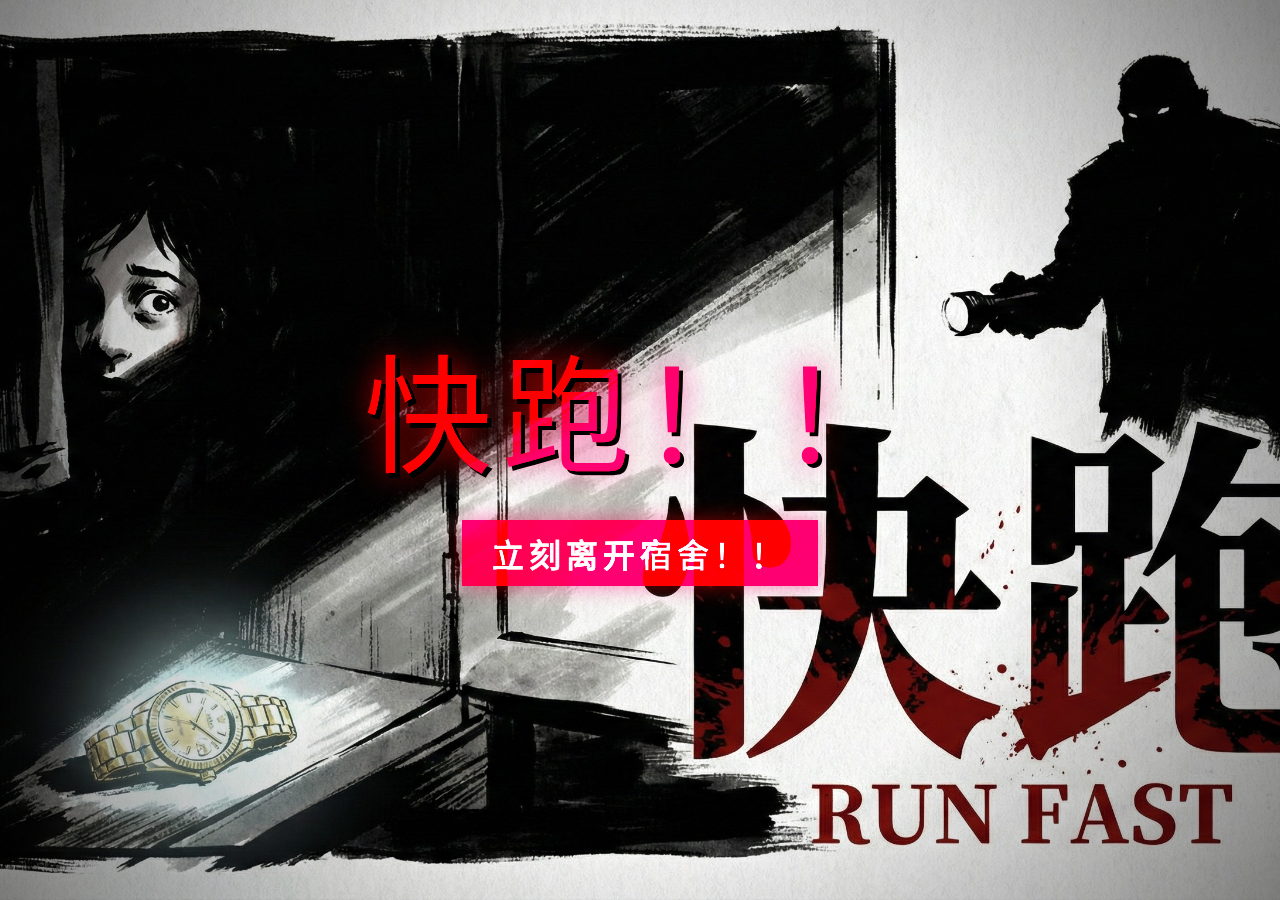
<file: ending/index.html>
<!DOCTYPE html>
<html lang="zh-CN">
<head>
    <meta charset="UTF-8">
    <meta name="viewport" content="width=device-width, initial-scale=1.0">
    <title>系统通知</title>
    <style>
        /* ==================== 核心视觉定义 ==================== */
        :root {
            --danger-color: #ff003c;
            --mail-color: #0d9488; /* 对应邮件系统的青色 */
            --bg-color: #050505;
            --font-display: "Impact", "Arial Black", sans-serif;
            --font-ui: -apple-system, BlinkMacSystemFont, "Segoe UI", Roboto, "Helvetica Neue", Arial, sans-serif;
        }

        body, html {
            margin: 0; padding: 0; width: 100%; height: 100%;
            background-color: var(--bg-color);
            overflow: hidden;
            font-family: var(--font-ui);
            user-select: none;
        }

        /* ==================== 多语言切换支持 ==================== */
        body.lang-cn .lang-en-only { display: none !important; }
        body.lang-en .lang-cn-only { display: none !important; }

        /* 背景层：手电筒图片 */
        #bg-layer {
            position: absolute; inset: 0;
            background-image: url('bg.jpg');
            background-position: center;
            background-size: cover;
            background-repeat: no-repeat;
            z-index: 1;
            transition: filter 0.5s, opacity 2s ease-in;
            opacity: 1;
        }

        /* 屏幕特效：保留一点点暗角增加电影感 */
        .vignette {
            position: absolute; inset: 0; z-index: 2; pointer-events: none;
            background: radial-gradient(circle, transparent 50%, #000 150%);
        }

        /* ==================== 阶段一：恐惧 (RED) ==================== */
        #panic-ui {
            position: absolute; inset: 0; z-index: 10;
            display: flex; flex-direction: column;
            justify-content: center; align-items: center;
            mix-blend-mode: hard-light;
            transition: opacity 0.5s;
        }

        .panic-title {
            font-family: var(--font-display);
            font-size: 8rem;
            color: var(--danger-color);
            text-transform: uppercase;
            letter-spacing: 10px;
            text-shadow: 4px 4px 0px #000, 0 0 30px rgba(255, 0, 60, 0.8);
            animation: shake 0.5s infinite;
        }

        .panic-sub {
            font-size: 2rem; color: #fff; background: var(--danger-color);
            padding: 10px 30px; font-weight: bold; letter-spacing: 5px;
            margin-top: 20px;
            box-shadow: 0 0 20px rgba(255, 0, 60, 0.5);
        }

        /* ==================== 阶段二：潜伏 (日期跳动) ==================== */
        #time-lapse-ui {
            position: absolute; inset: 0; z-index: 20;
            display: flex; justify-content: center; align-items: center;
            opacity: 0; pointer-events: none;
            transition: opacity 1s;
        }

        .date-counter {
            font-size: 5rem; font-weight: 300;
            color: #888; letter-spacing: 5px;
            font-family: var(--font-display);
        }

        /* ==================== 阶段三：邮件通知 (Notification) ==================== */
        #notification-ui {
            position: absolute; inset: 0; z-index: 30;
            display: flex; justify-content: center; align-items: center;
            background: rgba(0,0,0,0.85); /* 深色背景衬托白色卡片 */
            opacity: 0; pointer-events: none;
            transition: opacity 1.5s ease;
        }

        /* 模仿邮件系统的通知卡片 */
        .mail-card {
            background: #fff;
            width: 400px;
            border-radius: 12px;
            padding: 30px;
            box-shadow: 0 20px 50px rgba(0,0,0,0.5);
            text-align: center;
            transform: translateY(20px);
            animation: slideUpCard 0.8s ease forwards;
        }

        .card-header {
            border-bottom: 1px solid #eee;
            padding-bottom: 15px;
            margin-bottom: 20px;
            color: #64748b;
            font-size: 0.9rem;
            font-weight: 600;
            letter-spacing: 1px;
            text-transform: uppercase;
        }

        .card-body {
            color: #1e293b;
            margin-bottom: 25px;
        }

        .recipient {
            font-size: 1.1rem; margin-bottom: 15px; color: #334155;
        }

        .new-mail-alert {
            font-size: 1.2rem; font-weight: bold; color: var(--mail-color);
            margin-bottom: 20px; display: flex; align-items: center; justify-content: center; gap: 10px;
        }

        .mail-info {
            background: #f1f5f9; padding: 15px; border-radius: 8px;
            text-align: left; font-size: 0.95rem; line-height: 1.6;
            border-left: 4px solid var(--mail-color);
        }

        .system-hint {
            margin-top: 25px; font-size: 0.85rem; color: #ef4444;
            background: #fef2f2; padding: 10px; border-radius: 6px;
        }

        .btn-login {
            display: block; width: 100%; margin-top: 20px;
            background: var(--mail-color); color: white;
            border: none; padding: 12px; border-radius: 6px;
            font-size: 1rem; font-weight: 600; cursor: pointer;
            text-decoration: none; transition: background 0.2s;
        }
        .btn-login:hover { background: #0f766e; }

        /* ==================== 动画 ==================== */
        @keyframes shake {
            0% { transform: translate(1px, 1px) rotate(0deg); }
            10% { transform: translate(-1px, -2px) rotate(-1deg); }
            30% { transform: translate(3px, 2px) rotate(0deg); }
            50% { transform: translate(-1px, 2px) rotate(-1deg); }
            70% { transform: translate(3px, 1px) rotate(-1deg); }
            90% { transform: translate(1px, 2px) rotate(0deg); }
            100% { transform: translate(1px, -2px) rotate(-1deg); }
        }
        @keyframes slideUpCard { to { transform: translateY(0); } }

        /* 状态类 */
        body.step-2 #bg-layer { opacity: 0; filter: blur(20px); } /* 背景黑掉 */
        body.step-2 #panic-ui { opacity: 0; } /* 红色字消失 */
        body.step-2 #time-lapse-ui { opacity: 1; } /* 显示日期 */

        body.step-3 #time-lapse-ui { opacity: 0; } /* 日期消失 */
        body.step-3 #notification-ui { opacity: 1; pointer-events: auto; } /* 显示卡片 */

    </style>
</head>
<body class="lang-cn">

<div class="vignette"></div>
<div id="bg-layer"></div>

<div id="panic-ui">
    <div class="panic-title">
        <span class="lang-cn-only">快跑！！</span>
        <span class="lang-en-only">RUN!!</span>
    </div>
    <div class="panic-sub">
        <span class="lang-cn-only">立刻离开宿舍！！</span>
        <span class="lang-en-only">GET OUT OF THE DORM!!</span>
    </div>
</div>

<div id="time-lapse-ui">
    <div id="date-display" class="date-counter">2025.11.17</div>
</div>

<div id="notification-ui">
    <div class="mail-card">
        <div class="card-header">
            <span class="lang-cn-only">异象中学邮件中心 · 通知</span>
            <span class="lang-en-only">Anomaly High Mail Center · Notice</span>
        </div>

        <div class="card-body">
            <div class="recipient">
                <span class="lang-cn-only">致：吴宇 (2023012064)</span>
                <span class="lang-en-only">To: Wu Yu (2023012064)</span>
            </div>
            <div class="new-mail-alert">
                <span>📩</span>
                <span class="lang-cn-only">您有一封新的未读邮件</span>
                <span class="lang-en-only">You have 1 unread email</span>
            </div>

            <div class="mail-info">
                <span class="lang-cn-only">
                    <strong>发件人：</strong> 张晨<br>
                    <strong>发送时间：</strong> 2025-11-28 23:42<br>
                    <strong>主题：</strong> "只有你能帮我了"
                </span>
                <span class="lang-en-only">
                    <strong>From:</strong> Zhang Chen<br>
                    <strong>Sent:</strong> 2025-11-28 23:42<br>
                    <strong>Subject:</strong> "You're the only one who can help me"
                </span>
            </div>

            <div class="system-hint">
                <span class="lang-cn-only">⚠ 系统提示：请在终端重新登录吴宇的邮箱账户进行查阅</span>
                <span class="lang-en-only">⚠ Please log in to Wu Yu's email account at the terminal</span>
            </div>
        </div>

        <button class="btn-login" onclick="window.location.href='../terminal/index.html'">
            <span class="lang-cn-only">返回统一终端首页</span>
            <span class="lang-en-only">Return to Terminal</span>
        </button>
    </div>
</div>

<script>
    // ==================== 多语言初始化 ====================
    (function() {
        const lang = localStorage.getItem('app_lang') || 'cn';
        document.body.classList.remove('lang-cn', 'lang-en');
        document.body.classList.add('lang-' + lang);
    })();

    // ==================== 过场动画逻辑 ====================
    const START_DATE = new Date("2025-11-17").getTime();
    const END_DATE = new Date("2025-11-28").getTime();

    window.onload = function() {
        // 3秒后进入 Phase 2 (黑屏+日期)
        setTimeout(() => {
            document.body.classList.add('step-2');
            setTimeout(runTimeLapse, 1000); // 黑屏1秒后开始滚日期
        }, 3000);
    };

    function runTimeLapse() {
        let dateDisplay = document.getElementById('date-display');
        let current = START_DATE;
        // 控制滚动速度：30帧滚完，每帧50ms = 1.5秒
        let step = (END_DATE - START_DATE) / 30;

        let timer = setInterval(() => {
            current += step;
            if (current >= END_DATE) {
                current = END_DATE;
                clearInterval(timer);
                // 滚动结束，进入 Phase 3
                setTimeout(() => {
                    showFinalTarget();
                    document.body.classList.add('step-3');
                }, 500);
            }

            let d = new Date(current);
            // 格式：2025.11.17
            let dateStr = d.getFullYear() + '.' +
                String(d.getMonth() + 1).padStart(2, '0') + '.' +
                String(d.getDate()).padStart(2, '0');
            dateDisplay.innerText = dateStr;
        }, 50);
    }

    function showFinalTarget() {
        // 写入剧情标记
        localStorage.setItem('PLOT_ZC_ESCAPED', 'true');
    }
</script>
</body>
</html>
</file>
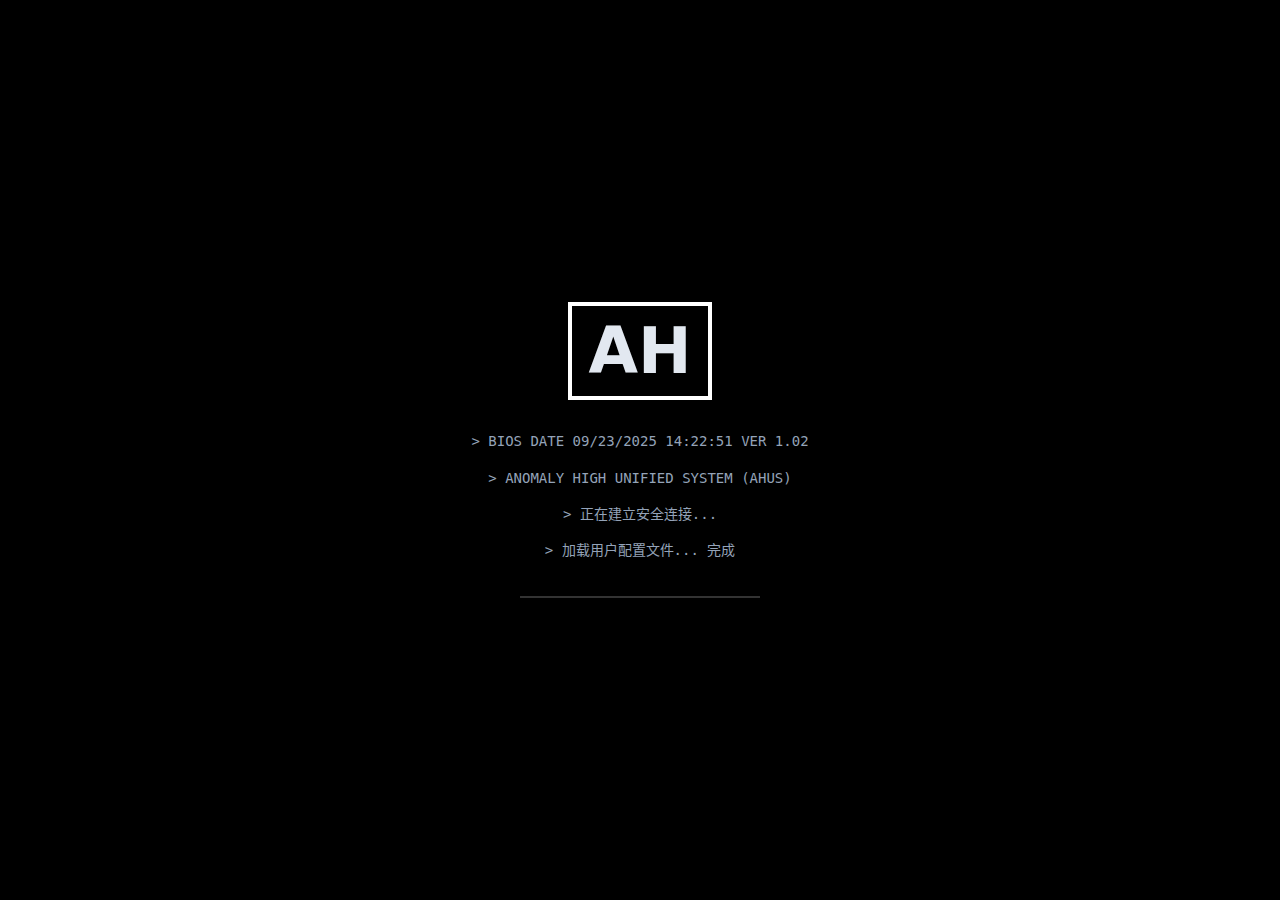
<file: terminal/index.html>
<!DOCTYPE html>
<html lang="zh-CN">
<head>
    <meta charset="UTF-8">
    <meta name="viewport" content="width=device-width, initial-scale=1.0">
    <title>Anomaly High OS</title>
    <link rel="stylesheet" href="os-style.css">
</head>
<body>

<div id="bootScreen" class="boot-screen">
    <div class="boot-logo">AH</div>
    <div class="boot-text">
        <p>> BIOS DATE 09/23/2025 14:22:51 VER 1.02</p>
        <p>> ANOMALY HIGH UNIFIED SYSTEM (AHUS)</p>
        <p>
            <span class="lang-cn-only">> 正在建立安全连接...</span>
            <span class="lang-en-only">> ESTABLISHING SECURE CONNECTION...</span>
        </p>
        <p>
            <span class="lang-cn-only">> 加载用户配置文件... 完成</span>
            <span class="lang-en-only">> LOADING USER PROFILE... DONE</span>
        </p>
    </div>
    <div class="loading-bar"><div class="progress"></div></div>
</div>

<div id="desktop" class="desktop">

    <div class="watermark">
        <div class="school-logo">AH</div>
        <div class="school-name">
            <span class="lang-cn-only">异象中学统一终端</span>
            <span class="lang-en-only">Anomaly High Terminal</span>
        </div>
        <div class="school-sub">
            <span class="lang-cn-only">仅限校内授权人员访问 · 网络受到监控</span>
            <span class="lang-en-only">Authorized Personnel Only · Network Monitored</span>
        </div>
        <div style="font-size: 6rem; font-weight: 900; opacity: 0.03; margin-top: 2rem; letter-spacing: 10px;">
            <span class="lang-cn-only">管理终端</span>
            <span class="lang-en-only">ADMIN ACCESS</span>
        </div>
    </div>

    <div id="windowArea">
        <div class="window" id="win-chat" data-app="chat" style="display:none; left: 5vw; top: 5vh;">
            <div class="title-bar" style="background: var(--chat-color);">
                <span class="win-title">
                    <span class="lang-cn-only">💬 实名通讯系统</span>
                    <span class="lang-en-only">💬 Chat System</span>
                </span>
                <div class="win-controls">
                    <button class="win-btn min">-</button>
                    <button class="win-btn close">×</button>
                </div>
            </div>
            <div class="win-content">
                <iframe src="" data-src="../chat-system/chat.html"></iframe>
            </div>
        </div>

        <div class="window" id="win-mail" data-app="mail" style="display:none; left: 8vw; top: 8vh;">
            <div class="title-bar" style="background: var(--mail-color);">
                <span class="win-title">
                    <span class="lang-cn-only">📧 内部邮件</span>
                    <span class="lang-en-only">📧 Internal Mail</span>
                </span>
                <div class="win-controls">
                    <button class="win-btn min">-</button>
                    <button class="win-btn close">×</button>
                </div>
            </div>
            <div class="win-content">
                <iframe src="" data-src="../email-system/email-system.html"></iframe>
            </div>
        </div>

        <div class="window" id="win-sis" data-app="sis" style="display:none; left: 11vw; top: 11vh;">
            <div class="title-bar" style="background: var(--sis-color);">
                <span class="win-title">
                    <span class="lang-cn-only">🎓 学籍档案</span>
                    <span class="lang-en-only">🎓 Student Records</span>
                </span>
                <div class="win-controls">
                    <button class="win-btn min">-</button>
                    <button class="win-btn close">×</button>
                </div>
            </div>
            <div class="win-content">
                <iframe src="" data-src="../school-system/dashboard.html"></iframe>
            </div>
        </div>

        <div class="window" id="win-wall" data-app="wall" style="display:none; left: 14vw; top: 14vh;">
            <div class="title-bar" style="background: var(--wall-color);">
                <span class="win-title">
                    <span class="lang-cn-only">🔥 校园墙</span>
                    <span class="lang-en-only">🔥 Campus Wall</span>
                </span>
                <div class="win-controls">
                    <button class="win-btn min">-</button>
                    <button class="win-btn close">×</button>
                </div>
            </div>
            <div class="win-content">
                <iframe src="" data-src="../wall-system/wall-system.html"></iframe>
            </div>
        </div>

        <div class="window" id="win-tasks" data-app="tasks" style="display:none; left: 20vw; top: 15vh; width: 400px; height: 680px;">

            <div class="title-bar" style="background: #2563eb;">
                <span class="win-title">
                    <span class="lang-cn-only">📋 异象中学小助手</span>
                    <span class="lang-en-only">📋 AH Helper</span>
                </span>
                <div class="win-controls">
                    <button class="win-btn close">×</button>
                </div>
            </div>

            <div class="win-content task-manager-layout">

                <div class="task-section-main">

                    <div class="section-header">
                        <span class="lang-cn-only">主流程</span>
                        <span class="lang-en-only">Main Storyline</span>
                    </div>

                    <div class="task-alert-card">
                        <div class="task-alert-title">
                            <span>⚠️</span>
                            <span class="lang-cn-only">当前任务目标</span>
                            <span class="lang-en-only">CURRENT OBJECTIVE</span>
                        </div>
                        <div class="task-alert-body">
                            <span class="lang-cn-only">调查最近发生的学生失踪事件。</span>
                            <span class="lang-en-only">Investigate the recent student disappearances.</span>
                        </div>
                    </div>

                    <div id="taskListMain" class="task-list"></div>

                    <div class="task-section-hidden collapsed" id="detectiveSection" style="border-top: 1px solid #cbd5e1; background: #f0fdf4;">
                        <div class="section-header toggle-header" id="detectiveHeader" style="background: #dcfce7; color: #166534;">
                            <span>
                                <span class="arrow">▶</span>
                                <span class="lang-cn-only">🕵️ 校园名侦探</span>
                                <span class="lang-en-only">🕵️ Detective Mode</span>
                            </span>
                            <span class="badge-count" id="detectiveCount" style="background: rgba(22, 101, 52, 0.1);">0/0</span>
                        </div>
                        <div class="hidden-content-wrapper">
                            <div id="taskListDetective" class="task-list"></div>
                        </div>
                    </div>

                    <div class="task-section-hidden collapsed" id="hiddenSection" style="border-top: 1px solid #cbd5e1; background: #e2e8f0;">
                        <div class="section-header toggle-header" id="hiddenHeader">
                            <span>
                                <span class="arrow">▶</span>
                                <span class="lang-cn-only">隐藏内容</span>
                                <span class="lang-en-only">Hidden Content</span>
                            </span>
                            <span class="badge-count" id="hiddenCount">0/0</span>
                        </div>
                        <div class="hidden-content-wrapper">
                            <div id="taskListHidden" class="task-list"></div>
                        </div>
                    </div>

                </div> </div> </div>

    </div>

    <aside class="sidebar-notes">
        <div class="sidebar-tabs">
            <div class="sidebar-tab active" data-tab="notes">
                <span class="lang-cn-only">📓 调查笔记</span>
                <span class="lang-en-only">📓 Notes</span>
            </div>
            <div class="sidebar-tab" data-tab="tools">
                <span class="lang-cn-only">🛠️ 解码工具</span>
                <span class="lang-en-only">🛠️ Decoder</span>
            </div>
        </div>

        <div id="panel-notes" class="sidebar-panel active">
            <div class="notes-toolbar">
                <button id="btnAddNote" class="btn-sm">
                    <span class="lang-cn-only">+ 随记</span>
                    <span class="lang-en-only">+ Note</span>
                </button>
                <button id="btnClear" class="btn-sm text-danger">
                    <span class="lang-cn-only">清空</span>
                    <span class="lang-en-only">Clear</span>
                </button>
                <span id="syncStatus" style="font-size: 0.7rem; color: #10b981; margin-left: auto;">
                    <span class="lang-cn-only">● 已同步</span>
                    <span class="lang-en-only">● SYNCED</span>
                </span>
            </div>

            <div id="notesList" class="notes-list">
            </div>

            <div class="sidebar-footer" id="sidebarProgressBtn">
                <div class="progress-label">
                    <span>
                        <span class="lang-cn-only">解密进度（不知道要做什么就点我）</span>
                        <span class="lang-en-only">DECODING PROCESS(CLICK ME)</span>
                    </span>
                    <span id="progressPercent">0%</span>
                </div>
                <div class="progress-track">
                    <div class="progress-fill" id="progressFill" style="width: 0%"></div>
                </div>
            </div>
        </div>

        <div id="panel-tools" class="sidebar-panel">
            <div class="decoder-container">
                <textarea id="decodeInput" class="decoder-input" placeholder="Paste cipher text here..."></textarea>

                <div class="decoder-controls">
                    <select id="decodeMethod" class="decoder-select">
                        <option value="base64">Base64</option>
                        <option value="url">URL Decode</option>
                        <option value="caesar">Caesar Cipher</option>
                    </select>

                    <input type="number" id="caesarShift" class="decoder-num" value="13" placeholder="N" style="display:none;" title="Shift Amount">

                    <button id="btnDecode" class="btn-sm" style="flex:1; background: var(--chat-color); color:white; border:none;">
                        <span class="lang-cn-only">执行</span>
                        <span class="lang-en-only">Run</span>
                    </button>
                </div>

                <div class="decoder-label">
                    <span class="lang-cn-only">结果输出:</span>
                    <span class="lang-en-only">OUTPUT:</span>
                </div>
                <div id="decodeOutput" class="decoder-output">
                    <span style="opacity:0.5;">// Waiting for input...</span>
                </div>

                <button id="btnCopyResult" class="btn-sm" style="width:100%; margin-top:10px; display:none;">
                    <span class="lang-cn-only">复制结果并添加笔记</span>
                    <span class="lang-en-only">Copy & Add to Notes</span>
                </button>
            </div>
        </div>
    </aside>

</div>

<nav class="taskbar">
    <div class="start-btn">
        <div style="background:white; color:black; width:20px; height:20px; border-radius:4px; display:flex; align-items:center; justify-content:center; font-weight:900; margin-right:8px;">A</div>
        <span class="lang-cn-only">开始</span>
        <span class="lang-en-only">Start</span>
    </div>

    <div class="app-dock">
        <button class="app-icon" onclick="OS.open('chat')" title="Chat">
            <div class="icon-box" style="background: var(--chat-color)">💬</div>
            <span class="app-dot" id="dot-chat"></span>
        </button>
        <button class="app-icon" onclick="OS.open('mail')" title="Mail">
            <div class="icon-box" style="background: var(--mail-color)">📧</div>
            <span class="app-dot" id="dot-mail"></span>
        </button>
        <button class="app-icon" onclick="OS.open('sis')" title="SIS">
            <div class="icon-box" style="background: var(--sis-color)">🎓</div>
            <span class="app-dot" id="dot-sis"></span>
        </button>
        <button class="app-icon" onclick="OS.open('wall')" title="Wall">
            <div class="icon-box" style="background: var(--wall-color)">🔥</div>
            <span class="app-dot" id="dot-wall"></span>
        </button>
    </div>

    <div class="system-tray">
        <div class="tray-icon lang-toggle" id="langToggle" title="Switch Language / 切换语言">
            <span class="lang-en-only">中</span>
            <span class="lang-cn-only">EN</span>
        </div>
        <div class="lang-hint">
            <span class="lang-en-only">你可以点击 中 切换语言</span>
            <span class="lang-cn-only">Click EN to switch language</span>
        </div>

        <div class="tray-divider"></div>

        <div class="tray-info">
            <div class="tray-time" id="clock">00:00</div>
            <div class="tray-role">
                <span class="lang-cn-only">管理员</span>
                <span class="lang-en-only">ADMIN</span>
            </div>
        </div>
    </div>
</nav>

<script src="../tools/decrypt-lib.js"></script>
<script src="../tools/lang-switch.js"></script>
<script src="../tools/config-loader.js"></script>
<script src="os-core.js"></script>

</body>
</html>
</file>
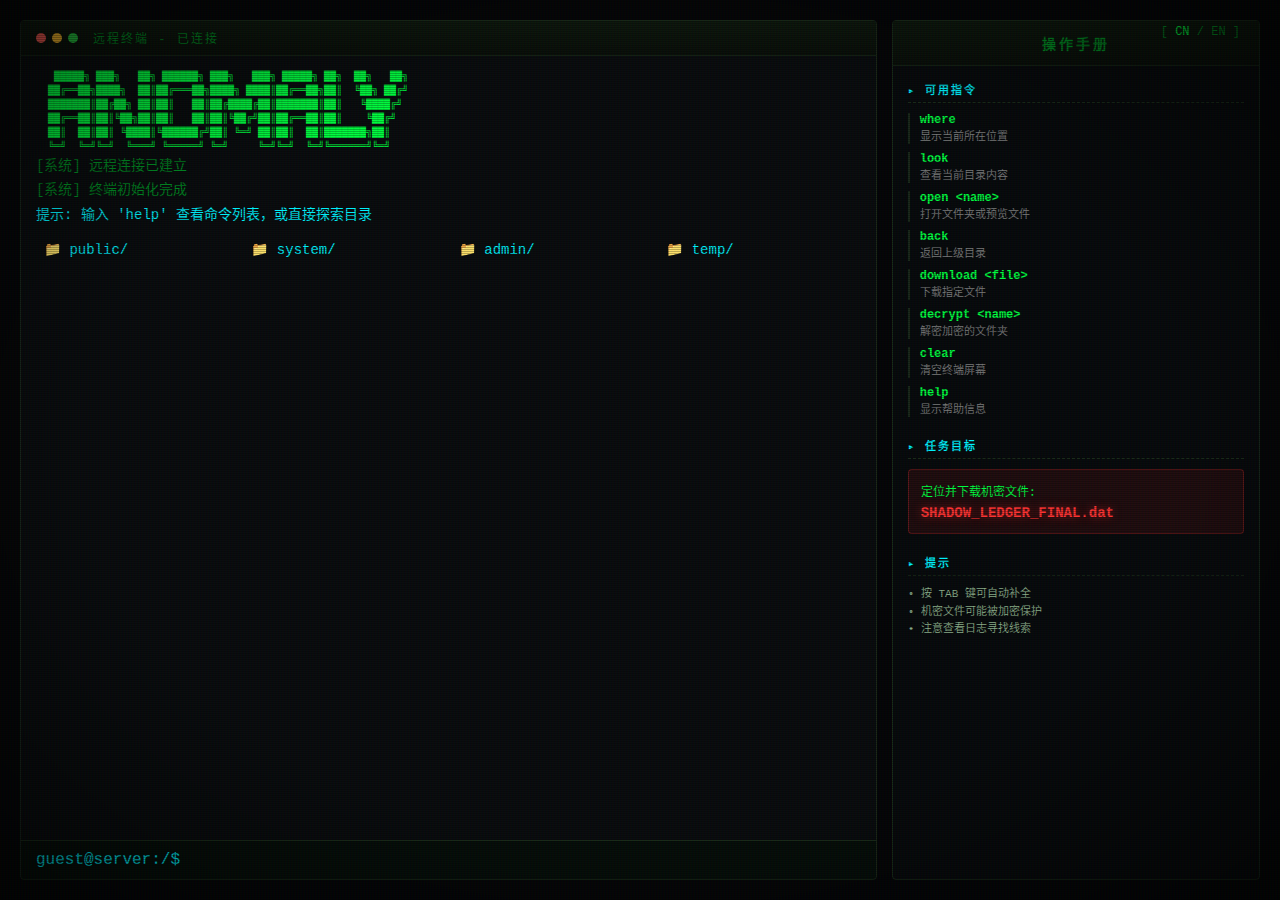
<file: hacker-system/terminal-minigame.html>
<!DOCTYPE html>
<html lang="zh-CN">
<head>
    <meta charset="UTF-8">
    <meta name="viewport" content="width=device-width, initial-scale=1.0">
    <title>ANOMALY: TERMINAL_ACCESS</title>
    <style>
        /* ===========================================
           ROOT & RESET
           =========================================== */
        :root {
            --bg-dark: #050508;
            --terminal-bg: #0a0c0f;
            --panel-bg: #080a0d;
            --border-color: #1a2a1a;
            --text-primary: #00ff41;
            --text-dim: #008f24;
            --text-muted: #004d14;
            --text-white: #c0c0c0;
            --accent-cyan: #00f3ff;
            --accent-red: #ff3333;
            --accent-yellow: #ffcc00;
            --font-mono: 'Consolas', 'Courier New', monospace;
        }

        * { margin: 0; padding: 0; box-sizing: border-box; }

        body {
            background: var(--bg-dark);
            font-family: var(--font-mono);
            color: var(--text-primary);
            height: 100vh;
            overflow: hidden;
            user-select: none;
        }

        /* ===========================================
           CRT OVERLAY EFFECTS
           =========================================== */
        .crt-overlay {
            position: fixed;
            top: 0; left: 0; width: 100%; height: 100%;
            background:
                    linear-gradient(rgba(18, 16, 16, 0) 50%, rgba(0, 0, 0, 0.25) 50%),
                    linear-gradient(90deg, rgba(255, 0, 0, 0.03), rgba(0, 255, 0, 0.02), rgba(0, 0, 255, 0.03));
            background-size: 100% 2px, 3px 100%;
            pointer-events: none;
            z-index: 1000;
        }

        .vignette {
            position: fixed;
            top: 0; left: 0; width: 100%; height: 100%;
            background: radial-gradient(ellipse at center, transparent 60%, rgba(0,0,0,0.6) 100%);
            pointer-events: none;
            z-index: 999;
        }

        /* ===========================================
           MAIN LAYOUT (7:3)
           =========================================== */
        .game-container {
            display: flex;
            height: 100vh;
            padding: 20px;
            gap: 15px;
        }

        /* ===========================================
           TERMINAL PANEL (70%)
           =========================================== */
        .terminal-panel {
            flex: 7;
            display: flex;
            flex-direction: column;
            background: var(--terminal-bg);
            border: 1px solid var(--border-color);
            border-radius: 4px;
            overflow: hidden;
        }

        .terminal-header {
            display: flex;
            align-items: center;
            padding: 8px 15px;
            background: linear-gradient(180deg, #0f1a0f 0%, #0a0f0a 100%);
            border-bottom: 1px solid var(--border-color);
            gap: 15px;
        }

        .terminal-dots {
            display: flex;
            gap: 6px;
        }

        .terminal-dot {
            width: 10px;
            height: 10px;
            border-radius: 50%;
        }
        .terminal-dot.red { background: #ff5f56; }
        .terminal-dot.yellow { background: #ffbd2e; }
        .terminal-dot.green { background: #27ca40; }

        .terminal-title {
            font-size: 12px;
            color: var(--text-dim);
            letter-spacing: 2px;
        }

        .terminal-body {
            flex: 1;
            display: flex;
            flex-direction: column;
            overflow: hidden;
        }

        .terminal-output {
            flex: 1;
            padding: 15px;
            overflow-y: auto;
            font-size: 14px;
            line-height: 1.6;
        }

        .terminal-output::-webkit-scrollbar {
            width: 6px;
        }
        .terminal-output::-webkit-scrollbar-track {
            background: var(--terminal-bg);
        }
        .terminal-output::-webkit-scrollbar-thumb {
            background: var(--border-color);
            border-radius: 3px;
        }

        /* Output line styles */
        .output-line {
            margin-bottom: 2px;
            word-wrap: break-word;
        }
        .output-line.system { color: var(--text-dim); }
        .output-line.error { color: var(--accent-red); }
        .output-line.success { color: #33ff33; }
        .output-line.info { color: var(--accent-cyan); }
        .output-line.warning { color: var(--accent-yellow); }
        .output-line.file-content {
            color: var(--text-white);
            padding-left: 10px;
            border-left: 2px solid var(--border-color);
            margin: 5px 0;
        }
        .output-line.ascii-art {
            color: var(--text-primary);
            white-space: pre;
            font-size: 10px;
            line-height: 1.2;
        }

        /* Directory listing */
        .dir-listing {
            display: grid;
            grid-template-columns: repeat(auto-fill, minmax(180px, 1fr));
            gap: 5px;
            margin: 10px 0;
        }
        .dir-item {
            padding: 3px 8px;
            border-radius: 2px;
        }
        .dir-item.folder { color: var(--accent-cyan); }
        .dir-item.folder::before { content: "📁 "; }
        .dir-item.file { color: var(--text-white); }
        .dir-item.file::before { content: "📄 "; }
        .dir-item.encrypted { color: var(--accent-yellow); }
        .dir-item.encrypted::before { content: "🔒 "; }
        .dir-item.target { color: #ff66ff; }
        .dir-item.target::before { content: "⭐ "; }

        /* Input area */
        .terminal-input-area {
            display: flex;
            align-items: center;
            padding: 10px 15px;
            background: rgba(0, 20, 0, 0.3);
            border-top: 1px solid var(--border-color);
        }

        .prompt {
            color: var(--accent-cyan);
            margin-right: 10px;
            white-space: nowrap;
        }

        #terminal-input {
            flex: 1;
            background: transparent;
            border: none;
            outline: none;
            color: var(--text-primary);
            font-family: inherit;
            font-size: 14px;
            caret-color: var(--text-primary);
        }

        .cursor-blink {
            animation: blink 1s step-end infinite;
        }

        @keyframes blink {
            50% { opacity: 0; }
        }

        /* ===========================================
           MANUAL PANEL (30%)
           =========================================== */
        .manual-panel {
            flex: 3;
            background: var(--panel-bg);
            border: 1px solid var(--border-color);
            border-radius: 4px;
            display: flex;
            flex-direction: column;
            overflow: hidden;
        }

        .manual-header {
            padding: 12px 15px;
            background: linear-gradient(180deg, #0f1a0f 0%, #0a0f0a 100%);
            border-bottom: 1px solid var(--border-color);
            text-align: center;
        }

        .manual-header h2 {
            font-size: 14px;
            letter-spacing: 3px;
            color: var(--text-dim);
            text-transform: uppercase;
        }

        .manual-content {
            flex: 1;
            padding: 15px;
            overflow-y: auto;
            font-size: 12px;
        }

        .manual-section {
            margin-bottom: 20px;
        }

        .manual-section h3 {
            color: var(--accent-cyan);
            font-size: 11px;
            letter-spacing: 2px;
            margin-bottom: 10px;
            padding-bottom: 5px;
            border-bottom: 1px dashed var(--border-color);
        }

        .cmd-list {
            list-style: none;
        }

        .cmd-list li {
            margin-bottom: 8px;
            padding-left: 10px;
            border-left: 2px solid var(--border-color);
        }

        .cmd-name {
            color: var(--text-primary);
            font-weight: bold;
        }

        .cmd-desc {
            color: var(--text-white);
            opacity: 0.6;

            font-size: 11px;
        }

        .objective-box {
            background: rgba(255, 50, 50, 0.1);
            border: 1px solid rgba(255, 50, 50, 0.3);
            padding: 12px;
            border-radius: 4px;
            margin-top: 10px;
        }

        .objective-box .target-file {
            color: var(--accent-red);
            font-size: 14px;
            font-weight: bold;
            margin-top: 5px;
            text-shadow: 0 0 10px rgba(255, 50, 50, 0.5);
        }

        .lang-switch {
            position: absolute;
            top: 25px;
            right: 40px;
            font-size: 12px;
            color: var(--text-dim);
            cursor: pointer;
            z-index: 100;
        }
        .lang-switch:hover { color: var(--text-primary); }
        .lang-switch span.active { color: var(--text-primary); }

        /* ===========================================
           MATRIX MINI-GAME (Embedded)
           =========================================== */
        .matrix-container {
            margin: 15px 0;
            padding: 15px;
            background: rgba(0, 50, 50, 0.2);
            border: 1px solid var(--accent-cyan);
            border-radius: 4px;
        }

        .matrix-header {
            display: flex;
            justify-content: space-between;
            align-items: center;
            margin-bottom: 15px;
            padding-bottom: 10px;
            border-bottom: 1px solid var(--border-color);
        }

        .matrix-level {
            color: var(--accent-cyan);
            font-size: 12px;
            letter-spacing: 2px;
        }

        .matrix-progress {
            color: var(--text-dim);
            font-size: 12px;
        }

        .matrix-body {
            display: flex;
            gap: 30px;
            justify-content: center;
            align-items: flex-start;
        }

        .matrix-left {
            display: flex;
            flex-direction: column;
            gap: 15px;
        }

        .sequence-display {
            text-align: center;
        }

        .sequence-label {
            font-size: 11px;
            color: var(--text-muted);
            margin-bottom: 5px;
        }

        .sequence-boxes {
            display: flex;
            gap: 5px;
            justify-content: center;
        }

        .seq-box {
            width: 36px;
            height: 36px;
            border: 1px solid var(--accent-red);
            display: flex;
            align-items: center;
            justify-content: center;
            font-size: 12px;
            color: var(--accent-red);
            background: rgba(255, 50, 50, 0.1);
        }

        .seq-box.matched {
            background: var(--accent-red);
            color: #000;
        }

        .buffer-display {
            text-align: center;
        }

        .buffer-boxes {
            display: flex;
            gap: 5px;
            justify-content: center;
        }

        .buf-box {
            width: 36px;
            height: 36px;
            border: 1px solid var(--text-dim);
            display: flex;
            align-items: center;
            justify-content: center;
            font-size: 12px;
            color: var(--text-primary);
            background: rgba(0, 255, 65, 0.05);
        }

        .buf-box.filled {
            border-color: var(--text-primary);
            background: rgba(0, 255, 65, 0.2);
        }

        .buf-box.overflow-warning {
            border-color: var(--accent-yellow);
            animation: pulse-warning 0.5s infinite;
        }

        @keyframes pulse-warning {
            50% { background: rgba(255, 200, 0, 0.3); }
        }

        .matrix-grid {
            display: grid;
            gap: 4px;
        }

        .matrix-cell {
            width: 44px;
            height: 44px;
            border: 1px solid var(--border-color);
            display: flex;
            align-items: center;
            justify-content: center;
            font-size: 13px;
            color: var(--text-white);
            cursor: pointer;
            transition: all 0.15s ease;
            background: rgba(0, 20, 20, 0.5);
        }

        .matrix-cell:hover:not(.disabled):not(.selected) {
            border-color: var(--text-primary);
            background: rgba(0, 255, 65, 0.1);
        }

        .matrix-cell.active-zone {
            border-color: var(--accent-cyan);
            box-shadow: inset 0 0 15px rgba(0, 243, 255, 0.15);
        }

        .matrix-cell.selected {
            background: var(--text-primary);
            color: #000;
            cursor: default;
        }

        .matrix-cell.disabled {
            opacity: 0.3;
            cursor: not-allowed;
        }

        .matrix-hint {
            text-align: center;
            margin-top: 15px;
            font-size: 11px;
            color: var(--text-muted);
        }

        /* ===========================================
           DOWNLOAD ANIMATION
           =========================================== */
        .download-progress {
            margin: 10px 0;
        }

        .progress-bar-container {
            background: var(--border-color);
            height: 20px;
            border-radius: 2px;
            overflow: hidden;
            margin: 5px 0;
        }

        .progress-bar-fill {
            height: 100%;
            background: linear-gradient(90deg, var(--text-primary), var(--accent-cyan));
            width: 0%;
            transition: width 0.3s ease;
        }

        .progress-text {
            font-size: 12px;
            color: var(--text-dim);
        }

        /* ===========================================
           SUCCESS SCREEN
           =========================================== */
        .success-overlay {
            position: fixed;
            top: 0; left: 0; width: 100%; height: 100%;
            background: rgba(0, 10, 0, 0.95);
            display: none;
            flex-direction: column;
            align-items: center;
            justify-content: center;
            z-index: 500;
        }

        .success-overlay.visible {
            display: flex;
        }

        .success-title {
            font-size: 48px;
            color: #33ff33;
            text-shadow: 0 0 30px #33ff33, 0 0 60px #33ff33;
            letter-spacing: 10px;
            margin-bottom: 20px;
            animation: glowPulse 2s ease-in-out infinite;
        }

        .success-subtitle {
            font-size: 16px;
            color: var(--text-dim);
            letter-spacing: 5px;
        }

        @keyframes glowPulse {
            0%, 100% { text-shadow: 0 0 30px #33ff33, 0 0 60px #33ff33; }
            50% { text-shadow: 0 0 50px #33ff33, 0 0 100px #33ff33, 0 0 150px #33ff33; }
        }

        /* ===========================================
           LANGUAGE TOGGLE
           =========================================== */
        body.lang-en .lang-cn-only { display: none !important; }
        body.lang-cn .lang-en-only { display: none !important; }

        /* ===========================================
           RESPONSIVE
           =========================================== */
        @media (max-width: 1000px) {
            .game-container {
                flex-direction: column;
            }
            .terminal-panel, .manual-panel {
                flex: none;
            }
            .terminal-panel {
                height: 60vh;
            }
            .manual-panel {
                height: 35vh;
            }
        }
    </style>
</head>
<body class="lang-cn">

<div class="crt-overlay"></div>
<div class="vignette"></div>

<div class="lang-switch" onclick="toggleLanguage()">
    [ <span id="btn-cn" class="active">CN</span> / <span id="btn-en">EN</span> ]
</div>

<div class="game-container">
    <div class="terminal-panel">
        <div class="terminal-header">
            <div class="terminal-dots">
                <span class="terminal-dot red"></span>
                <span class="terminal-dot yellow"></span>
                <span class="terminal-dot green"></span>
            </div>
            <span class="terminal-title">
                    <span class="lang-cn-only">远程终端 - 已连接</span>
                    <span class="lang-en-only">REMOTE TERMINAL - CONNECTED</span>
                </span>
        </div>
        <div class="terminal-body">
            <div class="terminal-output" id="terminal-output"></div>
            <div class="terminal-input-area">
                <span class="prompt" id="prompt">guest@server:/$</span>
                <input type="text" id="terminal-input" autocomplete="off" autofocus>
            </div>
        </div>
    </div>

    <div class="manual-panel">
        <div class="manual-header">
            <h2>
                <span class="lang-cn-only">操作手册</span>
                <span class="lang-en-only">OPERATOR MANUAL</span>
            </h2>
        </div>
        <div class="manual-content">
            <div class="manual-section">
                <h3>
                    <span class="lang-cn-only">▸ 可用指令</span>
                    <span class="lang-en-only">▸ COMMANDS</span>
                </h3>
                <ul class="cmd-list">
                    <li>
                        <span class="cmd-name">where</span><br>
                        <span class="cmd-desc lang-cn-only">显示当前所在位置</span>
                        <span class="cmd-desc lang-en-only">Show current location</span>
                    </li>
                    <li>
                        <span class="cmd-name">look</span><br>
                        <span class="cmd-desc lang-cn-only">查看当前目录内容</span>
                        <span class="cmd-desc lang-en-only">See what's here</span>
                    </li>
                    <li>
                        <span class="cmd-name">open &lt;name&gt;</span><br>
                        <span class="cmd-desc lang-cn-only">打开文件夹或预览文件</span>
                        <span class="cmd-desc lang-en-only">Open folder or preview file</span>
                    </li>
                    <li>
                        <span class="cmd-name">back</span><br>
                        <span class="cmd-desc lang-cn-only">返回上级目录</span>
                        <span class="cmd-desc lang-en-only">Return to parent directory</span>
                    </li>
                    <li>
                        <span class="cmd-name">download &lt;file&gt;</span><br>
                        <span class="cmd-desc lang-cn-only">下载指定文件</span>
                        <span class="cmd-desc lang-en-only">Download specified file</span>
                    </li>
                    <li>
                        <span class="cmd-name">decrypt &lt;name&gt;</span><br>
                        <span class="cmd-desc lang-cn-only">解密加密的文件夹</span>
                        <span class="cmd-desc lang-en-only">Decrypt encrypted folder</span>
                    </li>
                    <li>
                        <span class="cmd-name">clear</span><br>
                        <span class="cmd-desc lang-cn-only">清空终端屏幕</span>
                        <span class="cmd-desc lang-en-only">Clear terminal screen</span>
                    </li>
                    <li>
                        <span class="cmd-name">help</span><br>
                        <span class="cmd-desc lang-cn-only">显示帮助信息</span>
                        <span class="cmd-desc lang-en-only">Show help information</span>
                    </li>
                </ul>
            </div>

            <div class="manual-section">
                <h3>
                    <span class="lang-cn-only">▸ 任务目标</span>
                    <span class="lang-en-only">▸ OBJECTIVE</span>
                </h3>
                <div class="objective-box">
                    <span class="lang-cn-only">定位并下载机密文件:</span>
                    <span class="lang-en-only">Locate and download:</span>
                    <div class="target-file">SHADOW_LEDGER_FINAL.dat</div>
                </div>
            </div>

            <div class="manual-section">
                <h3>
                    <span class="lang-cn-only">▸ 提示</span>
                    <span class="lang-en-only">▸ TIPS</span>
                </h3>
                <p style="color: #88aa88; font-size: 11px; line-height: 1.6;">
                    <span class="lang-cn-only">• 按 TAB 键可自动补全<br>• 机密文件可能被加密保护<br>• 注意查看日志寻找线索</span>
                    <span class="lang-en-only">• Press TAB to auto-complete<br>• Files may be encrypted<br>• Check logs for clues</span>
                </p>
            </div>
        </div>
    </div>
</div>

<div class="success-overlay" id="success-overlay">
    <div class="success-title">
        <span class="lang-cn-only">任务完成</span>
        <span class="lang-en-only">MISSION COMPLETE</span>
    </div>
    <div class="success-subtitle">
        <span class="lang-cn-only">[ 数据已安全获取 ]</span>
        <span class="lang-en-only">[ DATA SECURED ]</span>
    </div>
</div>

<script>
    // ===========================================
    // LANGUAGE SYSTEM
    // ===========================================
    let currentLang = localStorage.getItem('app_lang') || 'cn';

    function setLanguage(lang) {
        currentLang = lang;
        document.body.classList.remove('lang-cn', 'lang-en');
        document.body.classList.add('lang-' + lang);
        localStorage.setItem('app_lang', lang);
        document.getElementById('btn-cn').classList.toggle('active', lang === 'cn');
        document.getElementById('btn-en').classList.toggle('active', lang === 'en');
    }

    function toggleLanguage() {
        setLanguage(currentLang === 'cn' ? 'en' : 'cn');
    }

    function t(cnText, enText) {
        return currentLang === 'cn' ? cnText : enText;
    }

    // Initialize language
    setLanguage(currentLang);

    // ===========================================
    // FILE SYSTEM DATA
    // ===========================================
    const FILE_SYSTEM = {
        '/': {
            type: 'folder',
            children: ['public', 'system', 'admin', 'temp']
        },
        '/public': {
            type: 'folder',
            children: ['welcome.txt']
        },
        '/public/welcome.txt': {
            type: 'file',
            content: {
                cn: `========================================
  欢迎访问 ANOMALY 档案服务器
========================================

你已成功建立远程连接。

提示:
- 使用 'open <名称>' 进入文件夹或查看文件
- 使用 'back' 返回上级目录
- 使用 'download <文件>' 下载文件
- 按 TAB 键可自动补全命令或文件名

警告: 部分目录可能需要解密才能访问。

祝你好运，特工。`,
                en: `========================================
  WELCOME TO ANOMALY ARCHIVE SERVER
========================================

Remote connection established.

Tips:
- Use 'open <name>' to enter folders or view files
- Use 'back' to return to parent directory
- Use 'download <file>' to download files
- Press TAB to auto-complete

Warning: Some directories may require decryption.

Good luck, Agent.`
            }
        },
        '/system': {
            type: 'folder',
            children: ['logs']
        },
        '/system/logs': {
            type: 'folder',
            children: ['access.log']
        },
        '/system/logs/access.log': {
            type: 'file',
            content: {
                cn: `[2025-12-04 22:14:02] AUTH_SUCCESS: root@localhost
[2025-12-04 22:14:15] FILE_ACCESS: /admin/memo.txt
[2025-12-04 22:14:33] ACCESS_DENIED: /admin/restricted/
[2025-12-04 22:15:01] ENCRYPT_STATUS: restricted/ [LOCKED]
[2025-12-04 23:47:22] AUTH_SUCCESS: guest@remote
[2025-12-04 23:47:30] SESSION_START: 当前会话

提示: 有人试图访问 /admin/restricted/ 但被拒绝了...`,
                en: `[2025-12-04 22:14:02] AUTH_SUCCESS: root@localhost
[2025-12-04 22:14:15] FILE_ACCESS: /admin/memo.txt
[2025-12-04 22:14:33] ACCESS_DENIED: /admin/restricted/
[2025-12-04 22:15:01] ENCRYPT_STATUS: restricted/ [LOCKED]
[2025-12-04 23:47:22] AUTH_SUCCESS: guest@remote
[2025-12-04 23:47:30] SESSION_START: current session

Hint: Someone tried to access /admin/restricted/ but was denied...`
            }
        },
        '/admin': {
            type: 'folder',
            children: ['memo.txt', 'restricted']
        },
        '/admin/memo.txt': {
            type: 'file',
            content: {
                cn: `致：全体研究员

核心数据文件已转移至 restricted 目录。
该目录已启用三层矩阵加密保护。

如需访问，请使用 decrypt 命令解锁。

—— 系统管理员`,
                en: `To: All Researchers

Core data files have been moved to restricted directory.
Triple-layer matrix encryption has been enabled.

Use decrypt command to unlock if access is needed.

—— System Administrator`
            }
        },
        '/admin/restricted': {
            type: 'folder',
            encrypted: true,
            children: ['SHADOW_LEDGER_FINAL.dat']
        },
        '/admin/restricted/SHADOW_LEDGER_FINAL.dat': {
            type: 'file',
            isTarget: true,
            content: {
                cn: `[绝密 - 原始财务日志]

警告：此文件与校董会公开的年度审计报告存在严重出入。
记录了大量以“校舍修缮”和“特殊研究”为名目的资金流向不明私人账户。
这是揭露异象中学高层贪污的关键证据。

> 使用 'download SHADOW_LEDGER_FINAL.dat' 提取证据。`,
                en: `[TOP SECRET - ORIGINAL FINANCIAL LOG]

WARNING: Significant discrepancies found against the Board's public audit.
Contains records of funds diverted to private accounts under "Renovation" and "Special Research".
This is the key evidence to expose the corruption of Anomaly High's administration.

> Use 'download SHADOW_LEDGER_FINAL.dat' to extract evidence.`
            }
        },
        '/temp': {
            type: 'folder',
            children: ['readme.txt']
        },
        '/temp/readme.txt': {
            type: 'file',
            content: {
                cn: `临时文件夹 - 无重要内容

这里什么都没有...或者有?

(提示: 机密文件不在这里，试试 /admin 目录)`,
                en: `Temporary folder - Nothing important here

Nothing to see... or is there?

(Hint: The secret file is not here, try /admin directory)`
            }
        }
    };

    // ===========================================
    // TERMINAL STATE
    // ===========================================
    let currentPath = '/';
    let commandHistory = [];
    let historyIndex = -1;
    let isDecrypted = false;
    let matrixGameActive = false;

    const outputEl = document.getElementById('terminal-output');
    const inputEl = document.getElementById('terminal-input');
    const promptEl = document.getElementById('prompt');

    // ===========================================
    // TERMINAL OUTPUT FUNCTIONS
    // ===========================================
    function print(text, className = '') {
        const line = document.createElement('div');
        line.className = 'output-line ' + className;
        line.innerHTML = text;
        outputEl.appendChild(line);
        outputEl.scrollTop = outputEl.scrollHeight;
    }

    function printAscii(text) {
        const line = document.createElement('div');
        line.className = 'output-line ascii-art';
        line.textContent = text;
        outputEl.appendChild(line);
        outputEl.scrollTop = outputEl.scrollHeight;
    }

    function clearOutput() {
        outputEl.innerHTML = '';
    }

    function updatePrompt() {
        const displayPath = currentPath === '/' ? '/' : currentPath;
        promptEl.textContent = `guest@server:${displayPath}$`;
    }

    // ===========================================
    // FILE SYSTEM FUNCTIONS
    // ===========================================
    function resolvePath(input) {
        if (input.startsWith('/')) return input;
        if (currentPath === '/') return '/' + input;
        return currentPath + '/' + input;
    }

    function getNode(path) {
        // Normalize path
        path = path.replace(/\/+/g, '/').replace(/\/$/, '') || '/';
        return FILE_SYSTEM[path];
    }

    function getCurrentFolder() {
        return getNode(currentPath);
    }

    // ===========================================
    // COMMAND HANDLERS
    // ===========================================
    function cmdWhere() {
        const displayPath = currentPath === '/' ? '/' : currentPath;
        print(t(`📍 当前位置: ${displayPath}`, `📍 Current location: ${displayPath}`), 'info');
    }

    function cmdLook() {
        const folder = getCurrentFolder();
        
        if (!folder || !folder.children || folder.children.length === 0) {
            print(t('(这里什么都没有)', '(Nothing here)'), 'system');
            return;
        }

        print(t('正在扫描当前目录...', 'Scanning current directory...'), 'system');
        print('', '');

        folder.children.forEach(child => {
            const childPath = currentPath === '/' ? '/' + child : currentPath + '/' + child;
            const childNode = getNode(childPath);
            
            let icon = '';
            let label = '';
            let cssClass = '';
            
            if (childNode.type === 'folder') {
                if (childNode.encrypted && !isDecrypted) {
                    icon = '🔒';
                    label = t('[已加密]', '[Encrypted]');
                    cssClass = 'warning';
                } else {
                    icon = '📁';
                    label = t('[文件夹]', '[Folder]');
                    cssClass = 'info';
                }
            } else {
                if (childNode.isTarget) {
                    icon = '⭐';
                    label = t('[目标文件]', '[Target]');
                    cssClass = 'success';
                } else {
                    icon = '📄';
                    label = t('[文件]', '[File]');
                    cssClass = '';
                }
            }
            
            const name = child + (childNode.type === 'folder' ? '/' : '');
            print(`  ${icon} ${name}  <span style="opacity: 0.6">${label}</span>`, cssClass);
        });
        
        print('', '');
    }

    function cmdOpen(target) {
        if (!target) {
            print(t('[错误] 用法: open <目录/文件名>', '[ERROR] Usage: open <folder/filename>'), 'error');
            return;
        }

        const fullPath = resolvePath(target.replace(/\/$/, ''));
        const node = getNode(fullPath);

        if (!node) {
            print(t(`[错误] 未找到: ${target}`, `[ERROR] Not found: ${target}`), 'error');
            return;
        }

        if (node.type === 'folder') {
            // Check encryption
            if (node.encrypted && !isDecrypted) {
                print(t('[拒绝访问] 目录已加密', '[ACCESS DENIED] Directory is encrypted'), 'error');
                print(t(`使用 'decrypt ${target}' 解锁此目录`, `Use 'decrypt ${target}' to unlock`), 'warning');
                return;
            }

            currentPath = fullPath;
            updatePrompt();
            print(t(`已进入: ${fullPath}`, `Entered: ${fullPath}`), 'system');

            // List contents
            const children = node.children;
            if (children && children.length > 0) {
                const listDiv = document.createElement('div');
                listDiv.className = 'dir-listing';

                children.forEach(child => {
                    const childPath = fullPath === '/' ? '/' + child : fullPath + '/' + child;
                    const childNode = getNode(childPath);
                    const item = document.createElement('div');
                    item.className = 'dir-item';

                    if (childNode.type === 'folder') {
                        item.classList.add(childNode.encrypted && !isDecrypted ? 'encrypted' : 'folder');
                    } else {
                        item.classList.add(childNode.isTarget ? 'target' : 'file');
                    }
                    item.textContent = child + (childNode.type === 'folder' ? '/' : '');
                    listDiv.appendChild(item);
                });

                outputEl.appendChild(listDiv);
                outputEl.scrollTop = outputEl.scrollHeight;
            } else {
                print(t('(空目录)', '(empty directory)'), 'system');
            }
        } else {
            // File - show content
            print(`── ${target} ──`, 'info');
            const content = node.content[currentLang] || node.content.cn;
            print(content.replace(/\n/g, '<br>'), 'file-content');
            print('── EOF ──', 'info');
        }
    }

    function cmdBack() {
        if (currentPath === '/') {
            print(t('[提示] 已在根目录', '[INFO] Already at root'), 'system');
            return;
        }

        const parts = currentPath.split('/').filter(p => p);
        parts.pop();
        currentPath = '/' + parts.join('/') || '/';
        updatePrompt();
        print(t(`返回: ${currentPath}`, `Returned to: ${currentPath}`), 'system');
    }

    function cmdDownload(target) {
        if (!target) {
            print(t('[错误] 用法: download <文件名>', '[ERROR] Usage: download <filename>'), 'error');
            return;
        }

        const fullPath = resolvePath(target);
        const node = getNode(fullPath);

        if (!node) {
            print(t(`[错误] 未找到: ${target}`, `[ERROR] Not found: ${target}`), 'error');
            return;
        }

        if (node.type === 'folder') {
            print(t('[错误] 无法下载文件夹', '[ERROR] Cannot download a folder'), 'error');
            return;
        }

        // Check if it's in encrypted folder
        if (fullPath.includes('/restricted/') && !isDecrypted) {
            print(t('[拒绝访问] 文件位于加密目录中', '[ACCESS DENIED] File is in encrypted directory'), 'error');
            return;
        }

        // Start download animation
        playDownloadAnimation(target, node.isTarget);
    }

    function playDownloadAnimation(filename, isTarget) {
        print(t('[系统] 正在初始化安全传输...', '[SYSTEM] Initializing secure transfer...'), 'system');

        const progressDiv = document.createElement('div');
        progressDiv.className = 'download-progress';
        progressDiv.innerHTML = `
                <div class="progress-bar-container">
                    <div class="progress-bar-fill" id="dl-progress"></div>
                </div>
                <div class="progress-text" id="dl-text">0%</div>
            `;
        outputEl.appendChild(progressDiv);
        outputEl.scrollTop = outputEl.scrollHeight;

        const progressBar = document.getElementById('dl-progress');
        const progressText = document.getElementById('dl-text');

        const stages = [
            { pct: 25, text: { cn: '建立加密隧道...', en: 'Establishing encrypted tunnel...' } },
            { pct: 50, text: { cn: '绕过防火墙...', en: 'Bypassing firewall...' } },
            { pct: 75, text: { cn: '检测到追踪程序，规避中...', en: 'Tracker detected, evading...' } },
            { pct: 100, text: { cn: '传输完成', en: 'Transfer complete' } }
        ];

        let stageIndex = 0;

        const interval = setInterval(() => {
            if (stageIndex >= stages.length) {
                clearInterval(interval);
                print('', '');
                print(t(`>> ${filename} 已安全获取`, `>> ${filename} secured`), 'success');

                if (isTarget) {
                    print(t('>> 断开连接...', '>> Disconnecting...'), 'success');
                    setTimeout(() => {
                        triggerMissionComplete();
                    }, 1000);
                }
                return;
            }

            const stage = stages[stageIndex];
            progressBar.style.width = stage.pct + '%';
            progressText.textContent = `${stage.pct}% - ${stage.text[currentLang]}`;
            stageIndex++;
        }, 800);
    }

    function cmdDecrypt(target) {
        if (!target) {
            print(t('[错误] 用法: decrypt <目录名>', '[ERROR] Usage: decrypt <folder>'), 'error');
            return;
        }

        const fullPath = resolvePath(target.replace(/\/$/, ''));
        const node = getNode(fullPath);

        if (!node) {
            print(t(`[错误] 未找到: ${target}`, `[ERROR] Not found: ${target}`), 'error');
            return;
        }

        if (!node.encrypted) {
            print(t('[提示] 此目录未加密', '[INFO] Directory is not encrypted'), 'system');
            return;
        }

        if (isDecrypted) {
            print(t('[提示] 目录已解密', '[INFO] Directory already decrypted'), 'system');
            return;
        }

        // Start Matrix mini-game
        print(t('[系统] 启动解密协议...', '[SYSTEM] Initiating decryption protocol...'), 'system');
        print(t('[系统] 检测到 MATRIX_LOCK v3.0 - 三层加密', '[SYSTEM] Detected MATRIX_LOCK v3.0 - Triple Layer'), 'warning');

        setTimeout(() => {
            startMatrixGame();
        }, 500);
    }

    function cmdHelp() {
        print('╔════════════════════════════════════════╗', 'info');
        print('║         ' + t('可用命令列表', 'AVAILABLE COMMANDS') + '            ║', 'info');
        print('╠════════════════════════════════════════╣', 'info');
        print('║  where           ' + t('显示当前位置', 'Show location') + '       ║', 'info');
        print('║  look            ' + t('查看目录内容', 'List contents') + '       ║', 'info');
        print('║  open <name>     ' + t('打开目录/文件', 'Open folder/file') + '     ║', 'info');
        print('║  back            ' + t('返回上级目录', 'Go to parent dir') + '     ║', 'info');
        print('║  download <file> ' + t('下载文件', 'Download file') + '         ║', 'info');
        print('║  decrypt <name>  ' + t('解密加密目录', 'Decrypt folder') + '     ║', 'info');
        print('║  clear           ' + t('清空屏幕', 'Clear screen') + '           ║', 'info');
        print('║  help            ' + t('显示此帮助', 'Show this help') + '        ║', 'info');

        print('╚════════════════════════════════════════╝', 'info');
    }

    function cmdClear() {
        clearOutput();
    }

    // ===========================================
    // MATRIX MINI-GAME (修改版：连续匹配 + 计时 + 失败退出)
    // ===========================================
    const MATRIX_LEVELS = [
        { gridSize: 4, seqLength: 3, bufferSize: 5, timeLimit: 15.0 },  // Level 1
        { gridSize: 5, seqLength: 4, bufferSize: 6, timeLimit: 12.0 },  // Level 2
        { gridSize: 6, seqLength: 5, bufferSize: 7, timeLimit: 10.0 }   // Level 3
    ];

    let matrixState = {
        currentLevel: 0,
        grid: [],
        targetSeq: [],
        buffer: [],
        bufferSize: 5,
        axis: 0,  // 0 = row, 1 = col
        lastIndex: { r: 0, c: -1 },
        selectedCells: new Set(),
        // 新增计时器状态
        timerInterval: null,
        timeLeft: 0,
        hasStarted: false
    };

    function startMatrixGame() {
        matrixState.currentLevel = 0;
        matrixGameActive = true;
        inputEl.disabled = true;
        loadMatrixLevel(0);
    }

    function loadMatrixLevel(levelIndex) {
        const config = MATRIX_LEVELS[levelIndex];
        matrixState.currentLevel = levelIndex;
        matrixState.grid = [];
        matrixState.targetSeq = [];
        matrixState.buffer = [];
        matrixState.bufferSize = config.bufferSize;
        matrixState.axis = 0;
        matrixState.lastIndex = { r: 0, c: -1 };
        matrixState.selectedCells = new Set();

        // 重置计时器状态
        matrixState.timeLeft = config.timeLimit;
        matrixState.hasStarted = false;
        if (matrixState.timerInterval) clearInterval(matrixState.timerInterval);

        // Generate grid with hex values
        const hexChars = ['1C', '55', '7A', 'BD', 'E9', 'FF'];

        for (let r = 0; r < config.gridSize; r++) {
            let row = [];
            for (let c = 0; c < config.gridSize; c++) {
                row.push(hexChars[Math.floor(Math.random() * hexChars.length)]);
            }
            matrixState.grid.push(row);
        }

        // Generate solvable sequence
        matrixState.targetSeq = generateSolvableSequence(
            matrixState.grid,
            config.seqLength,
            config.gridSize
        );

        renderMatrixUI();
    }

    function generateSolvableSequence(grid, seqLength, gridSize) {
        let sequence = [];
        let axis = 0;
        let currentRow = 0;
        let currentCol = -1;
        let usedCells = new Set();

        for (let i = 0; i < seqLength; i++) {
            let validCells = [];

            if (axis === 0) {
                for (let c = 0; c < gridSize; c++) {
                    const key = `${currentRow},${c}`;
                    if (!usedCells.has(key)) {
                        validCells.push({ r: currentRow, c: c, val: grid[currentRow][c] });
                    }
                }
            } else {
                for (let r = 0; r < gridSize; r++) {
                    const key = `${r},${currentCol}`;
                    if (!usedCells.has(key)) {
                        validCells.push({ r: r, c: currentCol, val: grid[r][currentCol] });
                    }
                }
            }

            if (validCells.length === 0) break;

            const pick = validCells[Math.floor(Math.random() * validCells.length)];
            sequence.push(pick.val);
            usedCells.add(`${pick.r},${pick.c}`);
            currentRow = pick.r;
            currentCol = pick.c;
            axis = 1 - axis;
        }

        return sequence;
    }

    // 启动计时器
    function startTimer() {
        if (matrixState.hasStarted) return;
        matrixState.hasStarted = true;

        const timerEl = document.getElementById('matrix-timer-val');

        matrixState.timerInterval = setInterval(() => {
            matrixState.timeLeft -= 0.1;
            if (timerEl) {
                timerEl.textContent = matrixState.timeLeft.toFixed(2);
            }

            if (matrixState.timeLeft <= 0) {
                clearInterval(matrixState.timerInterval);
                if (timerEl) timerEl.textContent = "0.00";
                matrixFailed(true); // true 表示超时失败
            }
        }, 100);
    }

    function renderMatrixUI() {
        const config = MATRIX_LEVELS[matrixState.currentLevel];

        const container = document.createElement('div');
        container.className = 'matrix-container';
        container.id = 'matrix-container';

        // Header - 加入计时器显示
        const header = document.createElement('div');
        header.className = 'matrix-header';
        header.innerHTML = `
                <span class="matrix-level">${t('解密层级', 'DECRYPTION LAYER')} ${matrixState.currentLevel + 1}/3</span>
                <span style="color: #ff3333; font-weight: bold;">
                    T-MINUS: <span id="matrix-timer-val">${config.timeLimit.toFixed(2)}</span>s
                </span>
                <span class="matrix-progress">${config.gridSize}×${config.gridSize} | ${t('序列', 'SEQ')}: ${config.seqLength}</span>
            `;
        container.appendChild(header);

        // Body
        const body = document.createElement('div');
        body.className = 'matrix-body';

        // Left side
        const left = document.createElement('div');
        left.className = 'matrix-left';

        // Target sequence
        const seqDisplay = document.createElement('div');
        seqDisplay.className = 'sequence-display';
        seqDisplay.innerHTML = `<div class="sequence-label">${t('目标序列', 'TARGET SEQUENCE')}</div>`;
        const seqBoxes = document.createElement('div');
        seqBoxes.className = 'sequence-boxes';
        seqBoxes.id = 'target-seq-boxes';
        matrixState.targetSeq.forEach((val, i) => {
            const box = document.createElement('div');
            box.className = 'seq-box';
            box.textContent = val;
            box.dataset.index = i;
            seqBoxes.appendChild(box);
        });
        seqDisplay.appendChild(seqBoxes);
        left.appendChild(seqDisplay);

        // Buffer
        const bufDisplay = document.createElement('div');
        bufDisplay.className = 'buffer-display';
        bufDisplay.innerHTML = `<div class="sequence-label">${t('缓冲区', 'BUFFER')} (${matrixState.bufferSize})</div>`;
        const bufBoxes = document.createElement('div');
        bufBoxes.className = 'buffer-boxes';
        bufBoxes.id = 'buffer-boxes';
        for (let i = 0; i < matrixState.bufferSize; i++) {
            const box = document.createElement('div');
            box.className = 'buf-box';
            box.dataset.index = i;
            bufBoxes.appendChild(box);
        }
        bufDisplay.appendChild(bufBoxes);
        left.appendChild(bufDisplay);

        body.appendChild(left);

        // Right side - Grid
        const gridDiv = document.createElement('div');
        gridDiv.className = 'matrix-grid';
        gridDiv.id = 'matrix-grid';
        gridDiv.style.gridTemplateColumns = `repeat(${config.gridSize}, 44px)`;

        matrixState.grid.forEach((row, r) => {
            row.forEach((val, c) => {
                const cell = document.createElement('div');
                cell.className = 'matrix-cell';
                cell.textContent = val;
                cell.dataset.r = r;
                cell.dataset.c = c;
                cell.onclick = () => handleMatrixClick(r, c, val, cell);
                gridDiv.appendChild(cell);
            });
        });

        body.appendChild(gridDiv);
        container.appendChild(body);

        const hint = document.createElement('div');
        hint.className = 'matrix-hint';
        hint.innerHTML = t(
            '规则: 必须连续匹配目标序列。点击第一个方块开始计时。',
            'Rule: Match sequence continuously. Timer starts on first click.'
        );
        container.appendChild(hint);

        outputEl.appendChild(container);
        outputEl.scrollTop = outputEl.scrollHeight;

        updateMatrixHighlights();
    }

    function updateMatrixHighlights() {
        const cells = document.querySelectorAll('#matrix-grid .matrix-cell');
        cells.forEach(cell => {
            const r = parseInt(cell.dataset.r);
            const c = parseInt(cell.dataset.c);
            const key = `${r},${c}`;

            cell.classList.remove('active-zone', 'disabled');

            if (matrixState.selectedCells.has(key)) {
                return;
            }

            if (matrixState.lastIndex.c === -1) {
                if (r === 0) {
                    cell.classList.add('active-zone');
                } else {
                    cell.classList.add('disabled');
                }
            } else {
                if (matrixState.axis === 0) {
                    if (r === matrixState.lastIndex.r) cell.classList.add('active-zone');
                    else cell.classList.add('disabled');
                } else {
                    if (c === matrixState.lastIndex.c) cell.classList.add('active-zone');
                    else cell.classList.add('disabled');
                }
            }
        });

        const remaining = matrixState.bufferSize - matrixState.buffer.length;
        const bufBoxes = document.querySelectorAll('#buffer-boxes .buf-box');
        bufBoxes.forEach((box, i) => {
            if (i >= matrixState.buffer.length && remaining <= 2) {
                box.classList.add('overflow-warning');
            } else {
                box.classList.remove('overflow-warning');
            }
        });
    }

    function handleMatrixClick(r, c, val, cellElement) {
        if (!matrixGameActive) return;
        if (matrixState.selectedCells.has(`${r},${c}`)) return;
        if (!cellElement.classList.contains('active-zone')) return;

        // [修改点] 点击第一个方块时开始计时
        if (!matrixState.hasStarted) {
            startTimer();
        }

        // Add to buffer
        matrixState.buffer.push(val);
        matrixState.selectedCells.add(`${r},${c}`);
        cellElement.classList.add('selected');
        cellElement.classList.remove('active-zone');

        // Update buffer display
        const bufBoxes = document.querySelectorAll('#buffer-boxes .buf-box');
        const bufIndex = matrixState.buffer.length - 1;
        if (bufBoxes[bufIndex]) {
            bufBoxes[bufIndex].textContent = val;
            bufBoxes[bufIndex].classList.add('filled');
        }

        // Check sequence match
        const matchResult = checkSequenceMatch();

        // Update position for next move
        matrixState.lastIndex = { r: r, c: c };
        matrixState.axis = 1 - matrixState.axis;

        if (matchResult === 'WIN') {
            matrixLevelComplete();
            return;
        }

        // Check buffer overflow (only if not won yet)
        if (matrixState.buffer.length >= matrixState.bufferSize) {
            matrixFailed(false); // false 表示缓冲区满导致的失败
            return;
        }

        updateMatrixHighlights();
    }

    // [修改点] 连续序列匹配检查
    function checkSequenceMatch() {
        // 将数组转换为字符串进行匹配 (例如 "7B,AA,FF")
        // 这样可以确保匹配是连续的
        const targetStr = matrixState.targetSeq.join(',');
        const bufferStr = matrixState.buffer.join(',');

        // 检查 target 是否包含在 buffer 中
        if (bufferStr.includes(targetStr)) {
            // 找到完全匹配
            const seqBoxes = document.querySelectorAll('#target-seq-boxes .seq-box');
            seqBoxes.forEach(box => box.classList.add('matched'));
            return 'WIN';
        }

        // 如果没有完全匹配，检查当前缓冲区的后缀是否匹配目标的前缀（用于视觉高亮进度）
        // 注意：这只是视觉效果，逻辑判断完全依赖上面的 includes
        const seqBoxes = document.querySelectorAll('#target-seq-boxes .seq-box');
        // 先重置所有高亮
        seqBoxes.forEach(box => box.classList.remove('matched'));

        // 简单的高亮逻辑：检查当前 buffer 的最后一部分是否匹配 target 的开头
        // 例如 Buffer: [4D, 7B, AA] Target: [7B, AA, 6C]
        // buffer 后两位 [7B, AA] 匹配 target 前两位
        let matchCount = 0;
        const targetLen = matrixState.targetSeq.length;
        const bufferLen = matrixState.buffer.length;

        for (let len = Math.min(targetLen, bufferLen); len > 0; len--) {
            const subBuffer = matrixState.buffer.slice(bufferLen - len);
            const subTarget = matrixState.targetSeq.slice(0, len);
            if (subBuffer.join(',') === subTarget.join(',')) {
                matchCount = len;
                break;
            }
        }

        for (let i = 0; i < matchCount; i++) {
            seqBoxes[i].classList.add('matched');
        }

        return 'CONTINUE';
    }

    function matrixLevelComplete() {
        // 停止计时器
        if (matrixState.timerInterval) clearInterval(matrixState.timerInterval);

        const container = document.getElementById('matrix-container');
        if (container) {
            container.style.borderColor = '#33ff33';
            container.style.boxShadow = '0 0 20px rgba(50, 255, 50, 0.3)';
        }

        print(t(`[成功] 第 ${matrixState.currentLevel + 1} 层解密完成!`,
            `[SUCCESS] Layer ${matrixState.currentLevel + 1} decrypted!`), 'success');

        setTimeout(() => {
            if (container) container.remove();

            if (matrixState.currentLevel < 2) {
                // Next level
                print(t('[系统] 加载下一层加密...', '[SYSTEM] Loading next encryption layer...'), 'system');
                setTimeout(() => {
                    loadMatrixLevel(matrixState.currentLevel + 1);
                }, 800);
            } else {
                // All complete!
                matrixGameComplete();
            }
        }, 1000);
    }

    // [修改点] 失败处理逻辑：停止计时，清理UI，恢复输入，退出游戏
    function matrixFailed(isTimeout) {
        // 停止计时器
        if (matrixState.timerInterval) clearInterval(matrixState.timerInterval);

        const container = document.getElementById('matrix-container');
        if (container) {
            container.style.borderColor = '#ff3333';
            container.style.boxShadow = '0 0 20px rgba(255, 50, 50, 0.3)';
        }

        const failMsg = isTimeout
            ? t('[失败] 连接超时 - 追踪程序已锁定', '[FAILED] Connection Timeout - Trace complete')
            : t('[失败] 缓冲区溢出 - 哈希验证失败', '[FAILED] Buffer overflow - Hash mismatch');

        print(failMsg, 'error');

        setTimeout(() => {
            if (container) container.remove();

            // 完全退出 Matrix 模式
            matrixGameActive = false;
            matrixState.hasStarted = false;

            // 恢复终端输入
            inputEl.disabled = false;
            inputEl.focus();

            print(t('[警告] 安全协议触发，连接已断开。', '[WARNING] Security protocol triggered. Connection dropped.'), 'warning');
            print(t("请重新输入 'decrypt' 尝试建立新连接。", "Please re-enter 'decrypt' to attempt new connection."), 'system');

            updatePrompt();
        }, 1500);
    }

    function matrixGameComplete() {
        matrixGameActive = false;
        isDecrypted = true;
        inputEl.disabled = false;
        inputEl.focus();

        // Victory ASCII art
        print('', '');
        printAscii('▓▓▓▓▓▓▓▓▓▓▓▓▓▓▓▓▓▓▓▓▓▓▓▓▓▓▓▓▓▓▓▓▓▓▓▓▓▓');
        printAscii('▓▓                                  ▓▓');
        printAscii('▓▓     ██ ACCESS GRANTED ██        ▓▓');
        printAscii('▓▓                                  ▓▓');
        printAscii('▓▓▓▓▓▓▓▓▓▓▓▓▓▓▓▓▓▓▓▓▓▓▓▓▓▓▓▓▓▓▓▓▓▓▓▓▓▓');
        print('', '');
        print(t('[系统] restricted/ 目录已解锁', '[SYSTEM] restricted/ directory unlocked'), 'success');
        print(t("使用 'open restricted' 进入目录", "Use 'open restricted' to enter directory"), 'info');
    }

    // ===========================================
    // MISSION COMPLETE (Updated for PostMessage)
    // ===========================================
    function triggerMissionComplete() {
        document.getElementById('success-overlay').classList.add('visible');

        // 通知父页面 (解决 SecurityError: Blocked a frame with origin "null")
        setTimeout(() => {
            console.log('[Terminal] Sending complete message to parent...');
            window.parent.postMessage({
                type: 'minigame-complete',
                result: { success: true }
            }, '*');
        }, 2000);
    }

    // ===========================================
    // TAB COMPLETION
    // ===========================================
    function getCompletions(input) {
        const parts = input.trim().split(/\s+/);
        const commands = ['where', 'look', 'open', 'back', 'download', 'decrypt', 'clear', 'help'];

        if (parts.length === 1) {
            // Complete command
            const partial = parts[0].toLowerCase();
            return commands.filter(cmd => cmd.startsWith(partial));
        } else if (parts.length === 2) {
            // Complete path/filename
            const cmd = parts[0].toLowerCase();
            const partial = parts[1].toLowerCase();
            const folder = getCurrentFolder();

            if (folder && folder.children) {
                return folder.children
                    .filter(name => name.toLowerCase().startsWith(partial))
                    .map(name => {
                        const fullPath = currentPath === '/' ? '/' + name : currentPath + '/' + name;
                        const node = getNode(fullPath);
                        return name + (node && node.type === 'folder' ? '/' : '');
                    });
            }
        }

        return [];
    }

    // ===========================================
    // COMMAND PARSER
    // ===========================================
    function executeCommand(input) {
        const trimmed = input.trim();
        if (!trimmed) return;

        // Echo command
        print(`<span style="color: var(--accent-cyan)">$</span> ${trimmed}`, '');

        // Add to history
        commandHistory.push(trimmed);
        historyIndex = commandHistory.length;

        const parts = trimmed.split(/\s+/);
        const cmd = parts[0].toLowerCase();
        const args = parts.slice(1).join(' ');

        switch (cmd) {
            case 'where':
                cmdWhere();
                break;
            case 'look':
                cmdLook();
                break;
            case 'open':
                cmdOpen(args);
                break;
            case 'back':
                cmdBack();
                break;
            case 'download':
                cmdDownload(args);
                break;
            case 'decrypt':
                cmdDecrypt(args);
                break;
            case 'clear':
                cmdClear();
                break;
            case 'help':
                cmdHelp();
                break;
            default:
                print(t(`[错误] 未知命令: ${cmd}`, `[ERROR] Unknown command: ${cmd}`), 'error');
                print(t("输入 'help' 查看可用命令", "Type 'help' for available commands"), 'system');
        }
    }

    // ===========================================
    // INPUT HANDLING
    // ===========================================
    inputEl.addEventListener('keydown', function(e) {
        if (matrixGameActive) {
            e.preventDefault();
            return;
        }

        if (e.key === 'Enter') {
            e.preventDefault();
            const cmd = inputEl.value;
            inputEl.value = '';
            executeCommand(cmd);
        } else if (e.key === 'Tab') {
            e.preventDefault();
            const completions = getCompletions(inputEl.value);

            if (completions.length === 1) {
                const parts = inputEl.value.trim().split(/\s+/);
                if (parts.length === 1) {
                    inputEl.value = completions[0] + ' ';
                } else {
                    inputEl.value = parts[0] + ' ' + completions[0];
                }
            } else if (completions.length > 1) {
                print(t('可选: ', 'Options: ') + completions.join('  '), 'system');
            }
        } else if (e.key === 'ArrowUp') {
            e.preventDefault();
            if (historyIndex > 0) {
                historyIndex--;
                inputEl.value = commandHistory[historyIndex];
            }
        } else if (e.key === 'ArrowDown') {
            e.preventDefault();
            if (historyIndex < commandHistory.length - 1) {
                historyIndex++;
                inputEl.value = commandHistory[historyIndex];
            } else {
                historyIndex = commandHistory.length;
                inputEl.value = '';
            }
        }
    });

    // Keep input focused
    document.addEventListener('click', function(e) {
        if (!e.target.closest('.manual-panel') && !matrixGameActive) {
            inputEl.focus();
        }
    });

    // ===========================================
    // INITIALIZATION
    // ===========================================
    function init() {
        // Boot sequence
        printAscii('   █████╗ ███╗   ██╗ ██████╗ ███╗   ███╗ █████╗ ██╗  ██╗   ██╗');
        printAscii('  ██╔══██╗████╗  ██║██╔═══██╗████╗ ████║██╔══██╗██║  ╚██╗ ██╔╝');
        printAscii('  ███████║██╔██╗ ██║██║   ██║██╔████╔██║███████║██║   ╚████╔╝ ');
        printAscii('  ██╔══██║██║╚██╗██║██║   ██║██║╚██╔╝██║██╔══██║██║    ╚██╔╝  ');
        printAscii('  ██║  ██║██║ ╚████║╚██████╔╝██║ ╚═╝ ██║██║  ██║███████╗██║   ');
        printAscii('  ╚═╝  ╚═╝╚═╝  ╚═══╝ ╚═════╝ ╚═╝     ╚═╝╚═╝  ╚═╝╚══════╝╚═╝   ');
        print('', '');
        print(t('[系统] 远程连接已建立', '[SYSTEM] Remote connection established'), 'system');
        print(t('[系统] 终端初始化完成', '[SYSTEM] Terminal initialized'), 'system');
        print('', '');

        // Auto list root directory
        setTimeout(() => {
            print(t("提示: 输入 'help' 查看命令列表，或直接探索目录",
                "Tip: Type 'help' for commands, or start exploring"), 'info');
            print('', '');

            const folder = getCurrentFolder();
            const listDiv = document.createElement('div');
            listDiv.className = 'dir-listing';

            folder.children.forEach(child => {
                const childPath = '/' + child;
                const childNode = getNode(childPath);
                const item = document.createElement('div');
                item.className = 'dir-item';
                item.classList.add(childNode.type === 'folder' ? 'folder' : 'file');
                item.textContent = child + (childNode.type === 'folder' ? '/' : '');
                listDiv.appendChild(item);
            });

            outputEl.appendChild(listDiv);
            outputEl.scrollTop = outputEl.scrollHeight;
        }, 500);

        updatePrompt();
        inputEl.focus();
    }

    // ===========================================
    // STARTUP LOGIC (Updated for PostMessage)
    // ===========================================

    // 1. 监听来自父级 (minigame-manager) 的初始化消息
    window.addEventListener('message', (event) => {
        const data = event.data;
        if (data && data.type === 'init') {
            console.log('[Terminal] Received init message:', data);

            // 设置语言
            if (data.lang) {
                setLanguage(data.lang);
            }

            // 启动游戏
            init();
        }
    });

    // 2. 独立运行兼容性 (如果你直接打开这个html文件，没有父级，自动启动)
    if (window.self === window.top) {
        console.log('[Terminal] Running standalone');
        init();
    }
</script>
</body>
</html>
</file>
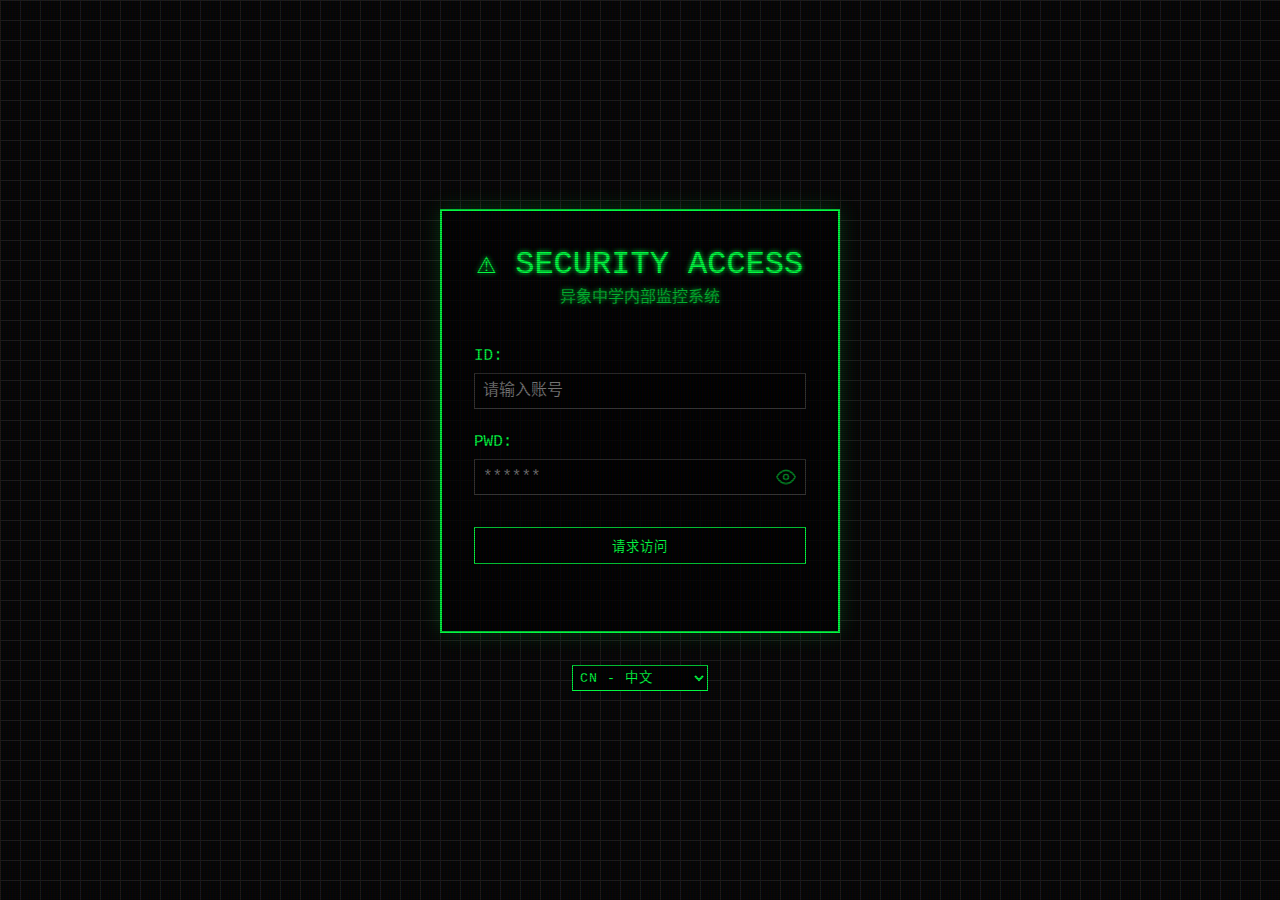
<file: monitor-system/monitor-login.html>
<!DOCTYPE html>
<html lang="zh-CN">
<head>
    <meta charset="UTF-8">
    <meta name="viewport" content="width=device-width, initial-scale=1.0">
    <title>登录 - 异象中学监控系统</title>
    <link rel="stylesheet" href="monitor-style.css">
</head>
<body>

<div class="login-wrapper">
    <div class="login-box">
        <div class="brand" style="text-align: center; border: none; margin-bottom: 2rem;">
            <div style="font-size: 2rem;">⚠ SECURITY ACCESS</div>
            <div style="font-size: 1rem; opacity: 0.7;">
                <span class="lang-cn-only">异象中学内部监控系统</span>
                <span class="lang-en-only">Anomaly High Surveillance</span>
            </div>
        </div>

        <form id="loginForm">
            <div style="margin-bottom: 1.5rem;">
                <label style="display:block; margin-bottom:0.5rem; color:var(--cctv-green);">ID:</label>
                <input type="text" id="username" class="input-box i18n-attr" autocomplete="off"
                       data-attr="placeholder"
                       data-cn="请输入账号"
                       data-en="Enter your account"
                       placeholder="请输入账号">
            </div>

            <div style="margin-bottom: 2rem;">
                <label style="display:block; margin-bottom:0.5rem; color:var(--cctv-green);">PWD:</label>

                <div style="position: relative;">
                    <input type="password" id="password" class="input-box" placeholder="******" style="padding-right: 40px;">

                    <button type="button" id="togglePassword" class="eye-btn" title="Toggle Visibility">
                        <svg class="eye-icon" width="20" height="20" viewBox="0 0 24 24" fill="none" stroke="currentColor" stroke-width="2">
                            <path d="M1 12s4-8 11-8 11 8 11 8-4 8-11 8-11-8-11-8z"></path>
                            <circle cx="12" cy="12" r="3"></circle>
                        </svg>
                    </button>
                </div>
            </div>

            <button type="submit" class="btn" style="width: 100%;">
                <span class="lang-cn-only">请求访问</span>
                <span class="lang-en-only">REQUEST ACCESS</span>
            </button>

            <div id="msg" style="color: var(--cctv-red); text-align: center; margin-top: 1rem; height: 1.2rem;"></div>
        </form>
    </div>

    <div style="margin-top: 2rem;">
        <select class="lang-selector btn" style="padding: 0.2rem;">
            <option value="cn">CN - 中文</option>
            <option value="en">EN - English</option>
        </select>
    </div>
</div>

<script src="../tools/decrypt-lib.js"></script>
<script src="../tools/lang-switch.js"></script>
<script src="../tools/config-loader.js"></script>
<script>
    window.reloadConfig = async function(lang) {
        try {
            await UnifiedLoader.load('monitor-config', 'MonitorConfig', 'ENCRYPTED_MONITOR_CONFIG', lang);
        } catch(e) { console.error(e); }
    };

    // ============================================================
    // 【修复 1】立即绑定事件，移除 async 依赖
    // ============================================================
    document.getElementById('loginForm').addEventListener('submit', (e) => {
        e.preventDefault(); // 核心：立即阻止默认提交

        const u = document.getElementById('username').value.trim();
        const p = document.getElementById('password').value;
        const msg = document.getElementById('msg');
        const lang = localStorage.getItem('app_lang') || 'cn';

        // 防御性检查：确保配置已加载
        if (!window.MonitorConfig || !window.MonitorConfig.accounts) {
            msg.textContent = lang === 'en' ? "System initializing..." : "系统正在初始化...";
            return;
        }

        const acc = MonitorConfig.accounts.find(a => a.id === u && a.password === p);
        if (acc) {
            sessionStorage.setItem('monitor_user', JSON.stringify(acc));
            window.location.href = 'monitor-system.html';
        } else {
            msg.textContent = lang === 'en' ? "ACCESS DENIED" : "拒绝访问：凭证无效";
            msg.style.opacity = 0;
            setTimeout(()=>msg.style.opacity = 1, 100);
        }
    });

    (async function() {
        const lang = localStorage.getItem('app_lang') || 'cn';

        // 【修复 2】防止竞态：如果 lang-switch 已经加载了配置，这里跳过
        if (!window.MonitorConfig) {
            await window.reloadConfig(lang);
        }

        // === 密码显隐切换逻辑 (UI逻辑，放在这里无妨) ===
        const passInput = document.getElementById('password');
        const toggleBtn = document.getElementById('togglePassword');

        const iconEyeOpen = `
        <path d="M1 12s4-8 11-8 11 8 11 8-4 8-11 8-11-8-11-8z"></path>
        <circle cx="12" cy="12" r="3"></circle>
        `;
        const iconEyeClosed = `
        <path d="M17.94 17.94A10.07 10.07 0 0 1 12 20c-7 0-11-8-11-8a18.45 18.45 0 0 1 5.06-5.94M9.9 4.24A9.12 9.12 0 0 1 12 4c7 0 11 8 11 8a18.5 18.5 0 0 1-2.16 3.19m-6.72-1.07a3 3 0 1 1-4.24-4.24"></path>
        <line x1="1" y1="1" x2="23" y2="23"></line>
        `;

        toggleBtn.addEventListener('click', () => {
            const svg = toggleBtn.querySelector('svg');
            if (passInput.type === 'password') {
                passInput.type = 'text';
                svg.innerHTML = iconEyeClosed;
                toggleBtn.style.opacity = '1';
            } else {
                passInput.type = 'password';
                svg.innerHTML = iconEyeOpen;
                toggleBtn.style.opacity = '';
            }
        });
    })();
</script>
</body>
</html>
</file>
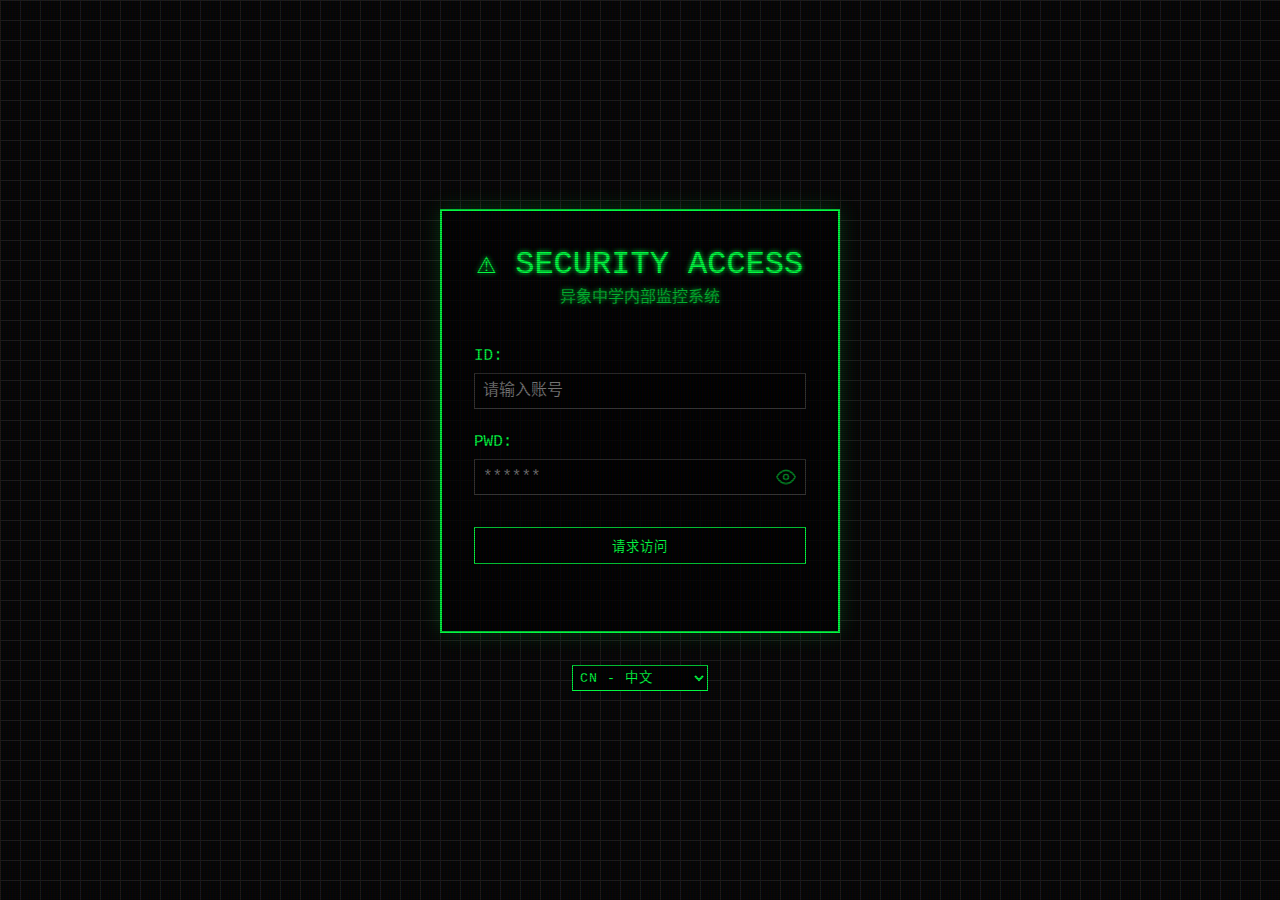
<file: monitor-system/monitor-system.html>
<!DOCTYPE html>
<html lang="zh-CN">
<head>
    <meta charset="UTF-8">
    <meta name="viewport" content="width=device-width, initial-scale=1.0">
    <title>监控视图 - 异象中学</title>
    <link rel="stylesheet" href="monitor-style.css">
</head>
<body>

<div class="layout-container">
    <aside class="sidebar">
        <div class="brand">
            <span class="lang-cn-only">异象中学监控</span>
            <span class="lang-en-only">ANOMALY HIGH CCTV</span>
        </div>

        <div style="margin-bottom: 1rem; border-bottom: 1px solid #333; padding-bottom: 1rem;">
            <div style="font-size: 0.8rem; color: #666; margin-bottom: 0.5rem;">
                <span class="lang-cn-only">ARCHIVE DATE / 档案日期</span>
                <span class="lang-en-only">ARCHIVE DATE</span>
            </div>
            <select id="dateSelector" class="btn" style="width: 100%; text-align: left;" onchange="switchDate(this.value)">
            </select>
        </div>

        <div style="font-size: 0.8rem; color: #666; margin-bottom: 0.5rem;">CAMERAS / 地点列表</div>
        <div id="mapList"></div>

        <div style="margin-top: auto;">
            <div id="userInfo" style="margin-bottom: 1rem; font-size: 0.8rem; color: var(--cctv-green);">
                OPERATOR: --
            </div>
            <button onclick="logout()" class="btn" style="width: 100%;">LOGOUT</button>
            <div style="margin-top: 1rem;">
                <select class="lang-selector btn" style="width: 100%;">
                    <option value="cn">中文</option>
                    <option value="en">English</option>
                </select>
            </div>
        </div>
    </aside>

    <main class="main-view">

        <div id="deduce-btn-container" style="display:none;">
            <button id="btn-deduce-trigger" class="btn" style="padding: 10px 20px; border-color: var(--cctv-text);">
                <span class="lang-cn-only">✦ 推断藏身处</span>
                <span class="lang-en-only">✦ DEDUCE LOCATION</span>
            </button>
        </div>

        <div class="monitor-screen" id="screenContainer">
            <div style="color: #444;">NO SIGNAL</div>
        </div>

        <div class="control-bar">
            <button id="playBtn" class="btn" onclick="togglePlay()">▶ PLAY</button>

            <div style="flex: 1; display: flex; flex-direction: column;">
                <div style="display: flex; justify-content: space-between; font-size: 0.8rem; color: #666; margin-bottom: 4px;">
                    <span id="labelStart">08:00</span>
                    <span id="labelEnd">18:00</span>
                </div>
                <input type="range" id="timeSlider" min="8" max="18" step="0.001" value="8" oninput="updateTimeFromSlider(this.value)">
            </div>

            <div class="time-display">
                <span id="displayTime">08:00</span>
            </div>
        </div>
    </main>
</div>

<div id="quiz-modal" class="modal-overlay" style="display: none;">
    <div class="modal-box">
        <h3 id="quiz-question">
        </h3>
        <div id="quiz-options" class="options-list">
        </div>
        <div style="margin-top: 2rem;">
            <button id="btn-quiz-cancel" class="btn" style="border-color: #444; color: #666;">
                <span class="lang-cn-only">取消</span><span class="lang-en-only">CANCEL</span>
            </button>
        </div>
    </div>
</div>

<div id="sys-notification" class="sys-screen" style="display: none;">
    <div class="sys-content">
        <div class="sys-header">
            <div class="sys-title">系统通知</div>
            <div style="color: var(--cctv-green);">状态：已确认</div>
        </div>

        <div class="msg-meta">
            <div class="msg-row">
                <span class="msg-label">事件类型：</span>
                <span class="msg-val">加密信号拦截</span>
            </div>
            <div class="msg-row">
                <span class="msg-label">发送方：</span>
                <span class="msg-val hacker">未知来源 (匿名黑客)</span>
            </div>
            <div class="msg-row">
                <span class="msg-label">接收账号：</span>
                <span class="msg-val user">吴宇 (ID: 2023012064)</span>
            </div>
            <div class="msg-row">
                <span class="msg-label">信号定位：</span>
                <span class="msg-val">图书馆区域 (Academic Zone)</span>
            </div>
        </div>

        <div class="instruction-text">
            <p style="font-size: 1.1rem; line-height: 1.8; color: #bbb;">
                系统已拦截到一条针对该账户的定向加密留言。<br>
                由于安全协议限制，该消息无法在监控系统内解码。<br><br>

                请立即登录 <span class="highlight-terminal">聊天终端</span> 查看完整内容。
            </p>
        </div>

        <button id="btn-sys-confirm" class="btn" style="width: 100%; padding: 1rem; margin-top: 1rem;">
            关闭通知
        </button>
    </div>
</div>

<script src="../tools/decrypt-lib.js"></script>
<script src="../tools/lang-switch.js"></script>
<script src="../tools/config-loader.js"></script>
<script src="../tools/monitor-generator.js"></script>
<script>
    // === 核心变量 ===
    let currentMapId = null;
    let currentDate = null;
    let currentTime = 8.000;
    let isPlaying = false;
    let animationFrameId = null;
    let lastTimestamp = 0;

    const DURATION_PER_HOUR = 10000;

    // === 工具函数 ===
    function getHashSeed(str) {
        let val = 0;
        for (let i = 0; i < str.length; i++) {
            val = ((val << 5) - val) + str.charCodeAt(i);
            val |= 0;
        }
        return Math.abs(val);
    }

    function getStableOffset(str) {
        const seed = getHashSeed(str);
        return { x: Math.sin(seed) * 1.5, y: Math.cos(seed) * 1.5 };
    }

    function getStableExitPoint(name, timeIndex) {
        let seed = timeIndex + getHashSeed(name);
        const rand = (Math.sin(seed) * 10000) - Math.floor(Math.sin(seed) * 10000);
        const side = Math.floor(rand * 4);
        const position = (rand * 100) % 100;
        switch(side) {
            case 0: return { x: position, y: -10 };
            case 1: return { x: 110, y: position };
            case 2: return { x: position, y: 110 };
            case 3: return { x: -10, y: position };
        }
        return { x: -10, y: -10 };
    }

    function getPersonalDelay(name) {
        if (!name) return 0;
        const seed = getHashSeed(name);
        return (seed % 20) / 100.0;
    }

    // === 区域坐标计算 ===
    function getZoneDynamicPosition(mapId, zoneId, charName, timeFloat, arrivalHour) {
        if (!MapConfig[mapId]) return null;
        const zone = MapConfig[mapId].zones.find(z => z.id === zoneId);
        if (!zone) return null;

        const centerX = zone.x + zone.w / 2;
        const centerY = zone.y + zone.h / 2;

        if (zone.pathType === 'ellipse') {
            const rx = zone.w / 2;
            const ry = zone.h / 2;
            const speed = 5.0;
            const personalOffset = getHashSeed(charName) % 100;
            const angle = (timeFloat * speed) + personalOffset;
            return { x: centerX + rx * Math.cos(angle), y: centerY + ry * Math.sin(angle) };
        }

        if (zone.pathType === 'linear-h' || zone.pathType === 'linear-v') {
            const delay = getPersonalDelay(charName);
            const elapsed = timeFloat - arrivalHour - delay;
            const duration = 0.5;
            const progress = Math.max(0, Math.min(1, elapsed / duration));
            const direction = zone.direction || 1;
            const jitterBase = (getHashSeed(charName) % 10) / 5.0;
            const currentJitter = progress >= 1 ? jitterBase : 0;

            if (zone.pathType === 'linear-h') {
                const startX = direction === 1 ? zone.x : (zone.x + zone.w);
                const totalDistance = direction === 1 ? zone.w : -zone.w;
                return { x: startX + (totalDistance * progress), y: centerY + currentJitter };
            } else {
                const startY = direction === 1 ? zone.y : (zone.y + zone.h);
                const totalDistance = direction === 1 ? zone.h : -zone.h;
                return { x: centerX + currentJitter, y: startY + (totalDistance * progress) };
            }
        }
        return { x: centerX, y: centerY, isStatic: true };
    }

    // === [关键修改 1] 增强的配置加载器 ===
    window.reloadConfig = async function(lang) {
        try {
            // 加载基础配置
            await UnifiedLoader.load('monitor-config', 'MonitorConfig', 'ENCRYPTED_MONITOR_CONFIG', lang);
            await UnifiedLoader.load('maps-config', 'MapConfig', 'ENCRYPTED_MAP_CONFIG', lang);
            await UnifiedLoader.load('../school-system/school-config', 'SchoolSystemConfig', 'ENCRYPTED_SCHOOL_CONFIG', lang);
            await UnifiedLoader.load('../school-system/characters-config', 'CharacterConfig', 'ENCRYPTED_CHAR_CONFIG', lang);

            // 运行生成器 (传入刚刚加载的 CharacterConfig)
            if (window.MonitorGenerator) {
                window.MonitorGenerator.run(
                    window.MonitorConfig,
                    window.SchoolSystemConfig,
                    window.MapConfig,
                    window.CharacterConfig // <--- 关键传入
                );
            }

            initSystem();
        } catch(e) { console.error("Config Load Error:", e); }
    };

    // ============================================================
    // 【新功能】推理与引导模块
    // ============================================================
    function initDeductionModule() {
        // 1. 检查 DOM 元素是否存在
        const triggerContainer = document.getElementById('deduce-btn-container');
        const triggerBtn = document.getElementById('btn-deduce-trigger');
        const modal = document.getElementById('quiz-modal');
        const optionsContainer = document.getElementById('quiz-options');
        const sysScreen = document.getElementById('sys-notification');

        if (!triggerBtn || !modal) return;

        // 显示入口按钮
        triggerContainer.style.display = 'block';

        // 2. 配置数据
        const quizConfig = {
            correctId: "mc_tsg", // 图书馆
            wrongIds: ["z_top", "mc_rubbish", "mc_ds"], // 干扰项
            question: {
                cn: "根据目前的线索，张晨究竟藏在哪里？",
                en: "Based on current clues, where is Zhang Chen hiding?"
            }
        };

        // 3. 辅助：从 MapConfig 获取双语名称
        // MapConfig 结构是 { mapId: { zones: [ {id, name:{cn,en}}, ... ] } }
        function getZoneNameObj(zoneId) {
            if (!window.MapConfig) return { cn: "未知", en: "Unknown" };

            for (const mapKey in MapConfig) {
                const map = MapConfig[mapKey];
                if (map.zones) {
                    const zone = map.zones.find(z => z.id === zoneId);
                    if (zone) {
                        // 兼容 name 是对象 {cn, en} 或 纯字符串的情况
                        if (typeof zone.name === 'object') return zone.name;
                        return { cn: zone.name, en: zone.name };
                    }
                }
            }
            return { cn: "未知区域", en: "Unknown Area" };
        }

        // 4. 打开弹窗逻辑
        triggerBtn.onclick = () => {
            modal.style.display = 'flex';
            const lang = localStorage.getItem('app_lang') || 'cn';

            // 设置问题
            const qText = document.getElementById('quiz-question');
            qText.textContent = (lang === 'en') ? quizConfig.question.en : quizConfig.question.cn;

            // 准备选项
            let options = [];
            // 正确项
            options.push({ id: quizConfig.correctId, ...getZoneNameObj(quizConfig.correctId), isCorrect: true });
            // 错误项
            quizConfig.wrongIds.forEach(id => {
                options.push({ id: id, ...getZoneNameObj(id), isCorrect: false });
            });

            // 打乱数组
            options.sort(() => Math.random() - 0.5);

            // 渲染按钮
            optionsContainer.innerHTML = '';
            options.forEach(opt => {
                const btn = document.createElement('button');
                btn.className = 'quiz-btn';

                // 显示名字
                const nameDisplay = (lang === 'en') ? opt.en : opt.cn;
                // 英文模式下不显示括号，中文模式下如果英文名存在则显示
                const subText = (lang !== 'en' && opt.en) ? ` <span style="font-size:0.8em; opacity:0.6;">(${opt.en})</span>` : '';

                btn.innerHTML = `[${String.fromCharCode(65 + options.indexOf(opt))}] ${nameDisplay}${subText}`;

                btn.onclick = () => handleAnswer(opt.isCorrect);
                optionsContainer.appendChild(btn);
            });
        };

        // 5. 关闭/取消
        document.getElementById('btn-quiz-cancel').onclick = () => {
            modal.style.display = 'none';
        };

        // 6. 处理回答
        function handleAnswer(isCorrect) {
            const lang = localStorage.getItem('app_lang') || 'cn';
            if (isCorrect) {
                modal.style.display = 'none';
                showSuccess();
            } else {
                const msg = (lang === 'en')
                    ? "Analysis failed: Subject trace not found in this sector."
                    : "分析失败：目标未在该区域留下痕迹。";
                alert(msg);
            }
        }

        // 7. 成功后的流程
        function showSuccess() {
            sysScreen.style.display = 'flex';
            // 重新触发一次语言显示，确保通知页内的 lang-cn-only 等类名生效
            if (window.updateLangFromStorage) {
                // 如果你有封装好的更新函数
                // window.updateLangFromStorage();
            } else {
                // 简单的手动触发 (根据 body class)
                const lang = localStorage.getItem('app_lang') || 'cn';
                document.body.className = (lang === 'en') ? 'lang-en' : 'lang-cn';
            }
        }

        // 8. 最终确认：设置标志位并关闭弹窗
        document.getElementById('btn-sys-confirm').onclick = () => {
            // 1. 剧情进度：找到张晨
            localStorage.setItem('flag_found_zhang_chen', 'true');
            // 2. 聊天红点：吴宇有新消息（提示玩家去聊天APP）
            localStorage.setItem('has_new_msg_wuyu', 'true');

            // 3. 仅关闭弹窗，不再跳转
            sysScreen.style.display = 'none';
        };
    }

    function initSystem() {
        const userStr = sessionStorage.getItem('monitor_user');
        if (!userStr) { window.location.href = 'monitor-login.html'; return; }

        let currentUser = JSON.parse(userStr);
        if (window.MonitorConfig && window.MonitorConfig.accounts) {
            const freshUser = MonitorConfig.accounts.find(a => a.id === currentUser.id);
            if (freshUser) currentUser = freshUser;
        }

        // 简单的名字显示逻辑
        const uName = (typeof currentUser.displayName === 'object') ?
            (currentUser.displayName.cn || currentUser.id) : currentUser.displayName;
        document.getElementById('userInfo').textContent = `OPERATOR: ${uName}`;

        const settings = MonitorConfig.settings || { startHour: 8, endHour: 18 };
        const slider = document.getElementById('timeSlider');
        slider.min = settings.startHour;
        slider.max = settings.endHour;
        document.getElementById('labelStart').textContent = formatTime(settings.startHour);
        document.getElementById('labelEnd').textContent = formatTime(settings.endHour);

        initDateSelector();
        renderMapList();

        if (currentMapId && MapConfig[currentMapId]) {
            switchMap(currentMapId);
        } else {
            const firstMapId = Object.keys(MapConfig)[0];
            if (firstMapId) switchMap(firstMapId);
        }

        currentTime = settings.startHour;
        slider.value = currentTime;
        document.getElementById('displayTime').textContent = formatTime(currentTime);
        updateScene(currentTime);

        initDeductionModule();
    }

    function initDateSelector() {
        const selector = document.getElementById('dateSelector');
        selector.innerHTML = '';
        const scenes = MonitorConfig.scenes || {};
        const dates = Object.keys(scenes).sort();
        const lang = localStorage.getItem('app_lang') || 'cn';

        if (dates.length === 0) {
            const opt = document.createElement('option');
            opt.text = lang === 'en' ? "NO DATA" : "暂无数据";
            selector.add(opt);
            return;
        }
        dates.forEach(dateStr => {
            const opt = document.createElement('option');
            opt.value = dateStr;
            opt.text = dateStr;
            selector.add(opt);
        });
        currentDate = dates.includes(currentDate) ? currentDate : dates[0];
        selector.value = currentDate;
    }

    function switchDate(newDate) {
        currentDate = newDate;
        stopPlay();
        const btn = document.getElementById('playBtn');
        btn.textContent = "▶ PLAY";
        btn.style.background = "black";
        btn.style.color = "var(--cctv-green)";

        currentTime = MonitorConfig.settings.startHour;
        document.getElementById('timeSlider').value = currentTime;
        document.getElementById('displayTime').textContent = formatTime(currentTime);
        updateScene(currentTime);
    }

    function renderMapList() {
        const listEl = document.getElementById('mapList');
        listEl.innerHTML = '';
        Object.values(MapConfig).forEach(map => {
            const div = document.createElement('div');
            div.className = 'map-list-item';
            div.id = `nav-${map.id}`;
            div.textContent = map.name;
            div.onclick = () => switchMap(map.id);
            listEl.appendChild(div);
        });
    }

    function switchMap(mapId) {
        currentMapId = mapId;
        document.querySelectorAll('.map-list-item').forEach(el => el.classList.remove('active'));
        const activeItem = document.getElementById(`nav-${mapId}`);
        if(activeItem) activeItem.classList.add('active');
        renderMapFrame();
        updateScene(currentTime);
    }

    function renderMapFrame() {
        const container = document.getElementById('screenContainer');
        const mapData = MapConfig[currentMapId];
        if (!mapData) return;

        container.innerHTML = '';
        const mapLayer = document.createElement('div');
        mapLayer.className = 'map-layer';
        mapLayer.id = 'currentMapLayer';
        mapLayer.style.width = '100%';
        mapLayer.style.aspectRatio = `${mapData.width} / ${mapData.height}`;

        if (mapData.zones) {
            mapData.zones.forEach(zone => {
                const box = document.createElement('div');
                box.className = zone.type === 'circle' ? 'zone-circle' : 'zone-rect';
                box.style.left = zone.x + '%';
                box.style.top = zone.y + '%';
                box.style.width = zone.w + '%';
                box.style.height = zone.h + '%';
                box.dataset.zoneId = zone.id;

                const label = document.createElement('div');
                label.className = 'zone-label';
                label.style.left = zone.x + '%';
                label.style.top = zone.y + '%';
                label.style.width = zone.w + '%';
                label.style.height = zone.h + '%';
                label.textContent = zone.name;

                mapLayer.appendChild(box);
                mapLayer.appendChild(label);
            });
        }
        container.appendChild(mapLayer);
    }

    // === [关键修改 2] 渲染场景与名字翻译 ===
    function updateScene(timeFloat) {
        if (!currentMapId || !currentDate) return;
        const mapLayer = document.getElementById('currentMapLayer');
        if (!mapLayer) return;

        mapLayer.querySelectorAll('.char-dot').forEach(el => el.remove());

        const dateData = MonitorConfig.scenes[currentDate];
        if (!dateData) return;
        const sceneData = dateData[currentMapId];
        if (!sceneData) return;

        const startHour = MonitorConfig.settings.startHour;
        const relativeTime = timeFloat - startHour;
        const prevIndex = Math.floor(relativeTime);
        const nextIndex = (prevIndex + 1) % 24;
        const ratio = relativeTime - prevIndex;

        // 辅助：获取到达时间
        const getArrivalHour = (track, idx) => {
            if (idx < 0) return startHour;
            const currentZone = track[idx];
            if (!currentZone || currentZone === 'DISAPPEAR') return startHour + idx;
            let i = idx;
            while (i > 0 && track[i - 1] === currentZone) i--;
            return startHour + i;
        };

        const getRawPos = (zoneId, t, arrT, charName) => {
            if (!zoneId || zoneId === 'DISAPPEAR') return null;
            return getZoneDynamicPosition(currentMapId, zoneId, charName, t, arrT);
        }

        sceneData.forEach(char => {
            if (!char.track) return;
            const zoneIdPrev = char.track[prevIndex];
            const zoneIdNext = char.track[nextIndex];

            if (nextIndex < prevIndex && zoneIdPrev === 'DISAPPEAR') return;

            const arrTimePrev = getArrivalHour(char.track, prevIndex);
            const arrTimeNext = getArrivalHour(char.track, nextIndex);

            const tPrev = (zoneIdPrev === zoneIdNext) ? timeFloat : (startHour + prevIndex);
            const tNext = (zoneIdPrev === zoneIdNext) ? timeFloat : (startHour + nextIndex);

            let posPrev = getRawPos(zoneIdPrev, tPrev, arrTimePrev, char.name);
            let posNext = getRawPos(zoneIdNext, tNext, arrTimeNext, char.name);

            if (posPrev && !posNext) if (zoneIdNext !== 'DISAPPEAR') posNext = getStableExitPoint(char.name, prevIndex);
            if (!posPrev && posNext) posPrev = getStableExitPoint(char.name, nextIndex);
            if (!posPrev || !posNext) return;

            let finalX, finalY;
            if (zoneIdPrev === zoneIdNext && posPrev) {
                finalX = posPrev.x; finalY = posPrev.y;
            } else {
                const delay = getPersonalDelay(char.name);
                let adjustedRatio = Math.max(0, Math.min(1, (ratio - delay) / (1.0 - delay)));
                finalX = posPrev.x + (posNext.x - posPrev.x) * adjustedRatio;
                finalY = posPrev.y + (posNext.y - posPrev.y) * adjustedRatio;
            }

            if (posPrev && posPrev.isStatic && zoneIdPrev === zoneIdNext) {
                const offset = getStableOffset(char.name);
                finalX += offset.x; finalY += offset.y;
            }

            const dot = document.createElement('div');
            dot.className = 'char-dot';
            dot.style.backgroundColor = char.color;
            dot.style.color = char.color;
            dot.style.left = finalX + '%';
            dot.style.top = finalY + '%';

            // === [核心逻辑] 名字最终解析 ===
            // 1. 获取生成器传来的名字 (可能是字符串 'zhangchen' 或对象 {cn:..., en:...})
            let displayName = char.name;

            // 2. 如果是对象 (说明 generator 成功解析了)，取当前语言
            if (typeof displayName === 'object') {
                const lang = localStorage.getItem('app_lang') || 'cn';
                displayName = displayName[lang] || displayName['cn'] || '???';
            }
            // 3. 如果还是字符串 (说明是 ID, 如 'zhangchen')，尝试去 CharacterConfig 查表 (兜底策略)
            else if (window.CharacterConfig && window.CharacterConfig[displayName]) {
                displayName = window.CharacterConfig[displayName];
            }

            dot.setAttribute('data-name', displayName);
            mapLayer.appendChild(dot);
        });
    }

    function formatTime(floatHour) {
        const h = Math.floor(floatHour);
        const m = Math.floor((floatHour - h) * 60);
        return `${h < 10 ? '0'+h : h}:${m < 10 ? '0'+m : m}`;
    }

    function updateTimeFromSlider(val) {
        currentTime = parseFloat(val);
        document.getElementById('displayTime').textContent = formatTime(currentTime);
        updateScene(currentTime);
    }

    function togglePlay() {
        if (isPlaying) stopPlay(); else startPlay();
        const btn = document.getElementById('playBtn');
        btn.textContent = isPlaying ? "❚❚ STOP" : "▶ PLAY";
        btn.style.background = isPlaying ? "var(--cctv-green)" : "black";
        btn.style.color = isPlaying ? "black" : "var(--cctv-green)";
    }

    function startPlay() {
        if (isPlaying) return;
        isPlaying = true;
        lastTimestamp = performance.now();
        animationFrameId = requestAnimationFrame(gameLoop);
    }
    function stopPlay() {
        isPlaying = false;
        if (animationFrameId) cancelAnimationFrame(animationFrameId);
    }
    function gameLoop(timestamp) {
        if (!isPlaying) return;
        const deltaTime = timestamp - lastTimestamp;
        lastTimestamp = timestamp;
        currentTime += deltaTime / DURATION_PER_HOUR;
        if (currentTime > MonitorConfig.settings.endHour) currentTime = MonitorConfig.settings.startHour;
        document.getElementById('timeSlider').value = currentTime;
        document.getElementById('displayTime').textContent = formatTime(currentTime);
        updateScene(currentTime);
        animationFrameId = requestAnimationFrame(gameLoop);
    }
    function logout() {
        sessionStorage.removeItem('monitor_user');
        window.location.href = 'monitor-login.html';
    }

    (async function(){
        const lang = localStorage.getItem('app_lang') || 'cn';
        if (!window.MonitorConfig) await window.reloadConfig(lang);
        else initSystem();
    })();
</script>
</body>
</html>
</file>
<file: terminal/os-style.css>
:root {
    --chat-color: #7c3aed;
    --mail-color: #0d9488;
    --sis-color:  #6366f1;
    --wall-color: #f97316;

    --bg-desktop: #0f172a;
    --taskbar-bg: rgba(30, 41, 59, 0.95);
    --window-bg:  #ffffff;
    --text-main:  #f1f5f9;
    --border-color: #334155;
}

* { box-sizing: border-box; user-select: none; }
.lang-cn-only, .lang-en-only { display: none !important; }
body.lang-cn .lang-cn-only { display: inline-block !important; }
body.lang-en .lang-en-only { display: inline-block !important; }
body.lang-cn div.lang-cn-only, body.lang-cn p.lang-cn-only,
body.lang-en div.lang-en-only, body.lang-en p.lang-en-only { display: block !important; }

body {
    margin: 0; padding: 0; width: 100vw; height: 100vh;
    background-color: var(--bg-desktop);
    font-family: 'Segoe UI', system-ui, sans-serif; overflow: hidden; color: var(--text-main);
}

/* 启动屏幕 */
.boot-screen { position: fixed; inset: 0; z-index: 9999; background: #000; color: #e2e8f0; display: flex; flex-direction: column; justify-content: center; align-items: center; transition: opacity 0.5s ease; }
.boot-logo { font-size: 4rem; font-weight: 900; margin-bottom: 1rem; border: 4px solid white; padding: 0.5rem 1rem; }
.boot-text { margin-bottom: 20px; font-size: 14px; line-height: 1.6; color: #94a3b8; text-align: center; font-family: monospace; }
.loading-bar { width: 240px; height: 2px; background: #333; }
.progress { width: 0%; height: 100%; background: white; animation: load 1.2s ease forwards; }
@keyframes load { to { width: 100%; } }

/* 桌面与水印 */
.desktop { position: absolute; top: 0; left: 0; right: 0; bottom: 48px; background: radial-gradient(circle at 50% 30%, #1e293b 0%, #020617 100%); }
.watermark { position: absolute; inset: 0; display: flex; flex-direction: column; justify-content: center; align-items: center; pointer-events: none; z-index: 0; opacity: 0.1; color: white; }
.school-logo { font-size: 8rem; font-weight: 900; border: 8px solid white; padding: 1rem 2rem; margin-bottom: 1rem; }
.school-name { font-size: 2rem; font-weight: 300; text-transform: uppercase; }
.school-sub { font-size: 1rem; margin-top: 0.5rem; font-family: monospace; }

/* 窗口 */
.window {
    position: absolute;
    width: 85vw; height: 85vh;
    max-width: 1400px; max-height: 900px;
    min-width: 600px; min-height: 400px; /* 稍微加大最小尺寸 */

    background: var(--window-bg); border-radius: 6px;

    box-shadow: 0 20px 50px rgba(0,0,0,0.6), 0 0 0 1px rgba(255,255,255,0.1);
    display: flex; flex-direction: column; overflow: hidden;
}

.title-bar { height: 36px; display: flex; align-items: center; justify-content: space-between; padding: 0 12px; color: white; font-size: 0.9rem; font-weight: 600; }
.win-controls { display: flex; gap: 8px; }
.win-btn { width: 12px; height: 12px; border-radius: 50%; border: none; cursor: pointer; padding: 0; opacity: 0.8; }
.win-btn:hover { opacity: 1; }
.win-btn.close { background: #ef4444; }
.win-btn.min { background: #fbbf24; }
.win-content { flex: 1; position: relative; background: #f8fafc; }
.win-content iframe { width: 100%; height: 100%; border: none; display: block; }
.window.dragging .win-content::after,
.window.resizing .win-content::after {
    content: ''; position: absolute; inset: 0; z-index: 10; cursor: move;
}
.window.resizing .win-content::after { cursor: se-resize; }

/* [新增] 自定义右下角缩放手柄 */
.resize-handle {
    position: absolute;
    bottom: 0; right: 0;
    width: 20px; height: 20px;
    cursor: se-resize; /* 鼠标变成斜向箭头 */
    z-index: 50; /* 关键：层级必须高于 iframe */

    /* 可选：加一个小三角视觉提示 */
    background: linear-gradient(135deg, transparent 50%, #64748b 50%);
    opacity: 0.5;
    clip-path: polygon(100% 0, 100% 100%, 0 100%);
}
.resize-handle:hover { opacity: 1; background: linear-gradient(135deg, transparent 50%, #38bdf8 50%); }

/* 侧边栏 */
.sidebar-notes {
    position: absolute; top: 20px; right: 20px; bottom: 20px; width: 280px;
    background: rgba(15, 23, 42, 0.9); backdrop-filter: blur(12px);
    border: 1px solid var(--border-color); border-radius: 8px;
    display: flex; flex-direction: column; z-index: 10;
    box-shadow: -5px 0 20px rgba(0,0,0,0.2);
}
.notes-header { padding: 15px; border-bottom: 1px solid var(--border-color); display: flex; justify-content: space-between; align-items: center; font-size: 0.95rem; font-weight: 600; color: #f8fafc; }
.notes-toolbar { padding: 10px 15px; display: flex; gap: 10px; border-bottom: 1px solid rgba(255,255,255,0.05); }
.notes-list { flex: 1; overflow-y: auto; padding: 15px; display: flex; flex-direction: column; gap: 12px; min-height: 0; }
.note-item { background: rgba(0, 0, 0, 0.2); padding: 12px; border-radius: 4px; font-size: 0.9rem; color: #e2e8f0; border-left: 3px solid var(--sis-color); cursor: text; user-select: text; line-height: 1.5; }
.note-item.system-msg { border-left-color: #10b981; font-style: italic; opacity: 0.8; font-size: 0.85rem; }
.btn-sm { background: rgba(255,255,255,0.1); border: 1px solid rgba(255,255,255,0.1); color: #cbd5e1; font-size: 12px; padding: 4px 12px; border-radius: 4px; cursor: pointer; }
.btn-sm:hover { background: rgba(255,255,255,0.2); color: white; }
.text-danger:hover { background: rgba(239, 68, 68, 0.2); color: #fca5a5; border-color: rgba(239, 68, 68, 0.3); }

.sidebar-footer {
    padding: 15px; border-top: 1px solid var(--border-color); background: rgba(0, 0, 0, 0.2);
    cursor: pointer; transition: background 0.2s;
}
.sidebar-footer:hover { background: rgba(255, 255, 255, 0.05); }
.progress-label { display: flex; justify-content: space-between; font-size: 0.75rem; color: #94a3b8; margin-bottom: 6px; font-weight: 700; }
.progress-track { width: 100%; height: 6px; background: rgba(255, 255, 255, 0.1); border-radius: 3px; overflow: hidden; }
.progress-fill { height: 100%; background: #2563eb; transition: width 0.5s; }

/* 任务窗口 */
.task-manager-layout { display: flex; flex-direction: column; height: 100%; background: #f1f5f9; color: #1e293b; }
.task-section-main { flex: 1; display: flex; flex-direction: column; overflow: hidden; }
.task-section-hidden { flex: 0 0 auto; display: flex; flex-direction: column; border-top: 1px solid #cbd5e1; background: #e2e8f0; transition: all 0.3s ease; }
.section-header { padding: 12px 16px; font-weight: 700; font-size: 0.85rem; color: #475569; background: #e2e8f0; border-bottom: 1px solid #cbd5e1; display: flex; align-items: center; justify-content: space-between; }
.toggle-header { cursor: pointer; background: #cbd5e1; color: #334155; }
.toggle-header:hover { background: #94a3b8; color: white; }
.toggle-header .arrow { display: inline-block; width: 14px; transition: transform 0.3s; font-size: 0.7rem; }
.task-section-hidden.collapsed .arrow { transform: rotate(0deg); }
.task-section-hidden:not(.collapsed) .arrow { transform: rotate(90deg); }
.hidden-content-wrapper { overflow-y: auto; max-height: 200px; transition: max-height 0.3s ease; }
.task-section-hidden.collapsed .hidden-content-wrapper { max-height: 0; border: none; }
.task-list { padding: 10px 16px; overflow-y: auto; }
.task-item { display: flex; align-items: flex-start; padding: 8px 0; border-bottom: 1px dashed #e2e8f0; font-size: 0.9rem; }
.task-item:last-child { border-bottom: none; }
.task-item input[type="checkbox"] { margin-right: 10px; margin-top: 3px; accent-color: #2563eb; cursor: pointer; }
.task-item label { cursor: pointer; line-height: 1.4; flex: 1; }
.task-item input:checked + label { text-decoration: line-through; color: #94a3b8; }
.badge-count { background: rgba(0,0,0,0.1); padding: 2px 6px; border-radius: 10px; font-size: 0.7rem; }

/* 任务栏 */
.taskbar { position: fixed; bottom: 0; left: 0; right: 0; height: 48px; background: var(--taskbar-bg); border-top: 1px solid var(--border-color); display: flex; align-items: center; justify-content: space-between; padding: 0 16px; z-index: 1000; }
.start-btn { display: flex; align-items: center; padding: 6px 12px; border-radius: 4px; font-weight: 600; font-size: 0.9rem; cursor: pointer; color: white; transition: background 0.2s; }
.start-btn:hover { background: rgba(255,255,255,0.1); }
.app-dock { display: flex; gap: 12px; height: 100%; align-items: center; }
.app-icon { background: none; border: none; position: relative; cursor: pointer; display: flex; flex-direction: column; align-items: center; justify-content: center; }
.icon-box { width: 36px; height: 36px; border-radius: 8px; display: flex; align-items: center; justify-content: center; font-size: 1.2rem; color: white; transition: transform 0.2s; }
.app-icon:hover .icon-box { transform: translateY(-4px); background: rgba(255,255,255,0.1); }
.app-icon.active .app-dot { opacity: 1; transform: scale(1); }
.app-dot { width: 4px; height: 4px; background: #38bdf8; border-radius: 50%; position: absolute; bottom: -6px; opacity: 0; transform: scale(0); transition: all 0.2s; }

/* 托盘区域 */
.system-tray { display: flex; align-items: center; gap: 12px; height: 100%; }

/* [新增] 语言切换按钮 */
.tray-icon {
    width: 32px; height: 32px; display: flex; align-items: center; justify-content: center;
    border-radius: 4px; cursor: pointer; color: #e2e8f0; font-weight: 600; font-size: 0.9rem;
    transition: background 0.2s;
}
.tray-icon:hover { background: rgba(255,255,255,0.1); color: white; }

/* 语言提示文本 */
.lang-hint {
    font-size: 0.65rem;
    color: #94a3b8;
    margin-left: 6px;
    white-space: nowrap;
    opacity: 0.8;
    line-height: 1.2;
}
.lang-hint:hover { opacity: 1; color: #cbd5e1; }


.tray-divider { width: 1px; height: 20px; background: rgba(255,255,255,0.2); }

.tray-info { display: flex; flex-direction: column; align-items: flex-end; justify-content: center; line-height: 1.2; }
.tray-time { font-family: monospace; font-size: 0.95rem; }
.tray-role { font-size: 0.7rem; opacity: 0.7; letter-spacing: 0.5px; }

/* === Sidebar Tabs === */
.sidebar-tabs {
    display: flex;
    background: rgba(0,0,0,0.3);
    border-bottom: 1px solid var(--border-color);
}
.sidebar-tab {
    flex: 1;
    text-align: center;
    padding: 12px 0;
    font-size: 0.85rem;
    font-weight: 600;
    color: #64748b;
    cursor: pointer;
    transition: all 0.2s;
    border-bottom: 2px solid transparent;
}
.sidebar-tab:hover { color: #cbd5e1; background: rgba(255,255,255,0.05); }
.sidebar-tab.active { color: white; border-bottom-color: var(--chat-color); background: rgba(255,255,255,0.05); }

/* === Sidebar Panels === */
.sidebar-panel {
    display: none; /* 默认隐藏 */
    flex: 1;
    flex-direction: column;
    overflow: hidden; /* 防止撑开 */
    height: 100%; /* 占满剩余高度 */
}
.sidebar-panel.active {
    display: flex;
}

/* === Decoder Tools === */
.decoder-container {
    padding: 15px;
    display: flex;
    flex-direction: column;
    height: 100%;
    gap: 10px;
}
.decoder-input {
    width: 100%;
    height: 100px;
    background: rgba(0,0,0,0.3);
    border: 1px solid var(--border-color);
    border-radius: 6px;
    padding: 10px;
    color: #e2e8f0;
    font-family: monospace;
    font-size: 0.85rem;
    resize: none;
    outline: none;
}
.decoder-input:focus { border-color: var(--chat-color); }

.decoder-controls { display: flex; gap: 8px; }
.decoder-select {
    flex: 2;
    background: #1e293b;
    color: white;
    border: 1px solid var(--border-color);
    border-radius: 4px;
    padding: 4px;
    outline: none;
}
.decoder-num {
    width: 50px;
    background: #1e293b;
    color: white;
    border: 1px solid var(--border-color);
    border-radius: 4px;
    padding: 4px;
    text-align: center;
}

.decoder-label { font-size: 0.75rem; color: #94a3b8; font-weight: 700; margin-top: 5px; }
.decoder-output {
    flex: 1;
    background: rgba(16, 185, 129, 0.1);
    border: 1px dashed #10b981;
    border-radius: 6px;
    padding: 10px;
    color: #10b981;
    font-family: monospace;
    font-size: 0.9rem;
    word-break: break-all;
    overflow-y: auto;
    user-select: text;
}

/* os-style.css 新增部分 */

/* === 章节分割栏样式 === */
.task-chapter-header {
    background: #f1f5f9; /* 浅灰背景 */
    color: #64748b;      /* 深灰文字 */
    padding: 8px 12px;
    font-size: 0.8rem;
    font-weight: 700;
    letter-spacing: 0.5px;
    border-bottom: 1px solid #e2e8f0;
    border-top: 1px solid #e2e8f0;
    margin-top: -1px; /* 合并边框 */

    /* 粘性定位：让章节标题在滚动时吸顶，体验更好 */
    position: sticky;
    top: 0;
    z-index: 5;
}

/* 隐藏部分的第一章标题去掉上边框 */
.task-chapter-header:first-child {
    border-top: none;
}

@media (max-width: 768px) {
    .window { width: 100% !important; height: calc(100% - 48px) !important; top: 0 !important; left: 0 !important; border-radius: 0; }
    .sidebar-notes { display: none; }
    .win-controls .min { display: none; }
}
</file>
<file: monitor-system/monitor-style.css>
:root {
    --cctv-bg: #050505;
    --cctv-grid: #1a1a1a;
    --cctv-green: #00ff41;
    --cctv-green-dim: rgba(0, 255, 65, 0.2);
    --cctv-red: #ff3333;
    --cctv-text: #e0e0e0;
    --cctv-panel: #111;
    --cctv-border: #333;

    --scan-line: rgba(0, 255, 65, 0.03);
    --font-mono: "Consolas", "Monaco", "Courier New", monospace;
}

* { margin: 0; padding: 0; box-sizing: border-box; font-family: var(--font-mono); }

body {
    background-color: var(--cctv-bg);
    color: var(--cctv-text);
    height: 100vh;
    overflow: hidden;
    /* 细微的网格背景 */
    background-image:
            linear-gradient(var(--cctv-grid) 1px, transparent 1px),
            linear-gradient(90deg, var(--cctv-grid) 1px, transparent 1px);
    background-size: 20px 20px;
}

/* 屏幕扫描线特效 */
body::after {
    content: " ";
    display: block;
    position: absolute;
    top: 0; left: 0; bottom: 0; right: 0;
    background: linear-gradient(rgba(18, 16, 16, 0) 50%, rgba(0, 0, 0, 0.25) 50%), linear-gradient(90deg, rgba(255, 0, 0, 0.06), rgba(0, 255, 0, 0.02), rgba(0, 0, 255, 0.06));
    z-index: 999;
    background-size: 100% 2px, 3px 100%;
    pointer-events: none;
}

/* 通用组件 */
.btn {
    background: black;
    border: 1px solid var(--cctv-green);
    color: var(--cctv-green);
    padding: 0.5rem 1rem;
    cursor: pointer;
    font-family: var(--font-mono);
    text-transform: uppercase;
    letter-spacing: 1px;
    transition: 0.2s;
}
.btn:hover {
    background: var(--cctv-green);
    color: black;
    box-shadow: 0 0 10px var(--cctv-green);
}
.btn:disabled {
    border-color: #555;
    color: #555;
    cursor: not-allowed;
    box-shadow: none;
}

.input-box {
    background: black;
    border: 1px solid var(--cctv-border);
    color: var(--cctv-green);
    padding: 0.5rem;
    width: 100%;
    outline: none;
    font-size: 1rem;
}
.input-box:focus {
    border-color: var(--cctv-green);
}

/* 布局 */
.layout-container {
    display: grid;
    grid-template-columns: 250px 1fr;
    height: 100vh;
}

/* 左侧栏 */
.sidebar {
    background: var(--cctv-panel);
    border-right: 1px solid var(--cctv-border);
    padding: 1rem;
    display: flex;
    flex-direction: column;
    gap: 1rem;
    z-index: 10;
}

.brand {
    font-size: 1.2rem;
    color: var(--cctv-green);
    border-bottom: 2px solid var(--cctv-green);
    padding-bottom: 0.5rem;
    margin-bottom: 1rem;
    text-shadow: 0 0 5px var(--cctv-green);
}

.map-list-item {
    padding: 0.8rem;
    border: 1px solid var(--cctv-border);
    cursor: pointer;
    color: #888;
    transition: 0.2s;
}
.map-list-item:hover {
    border-color: var(--cctv-text);
    color: var(--cctv-text);
}
.map-list-item.active {
    border-color: var(--cctv-green);
    color: var(--cctv-green);
    background: rgba(0, 255, 65, 0.05);
}

/* 主视图 */
.main-view {
    position: relative;
    display: flex;
    flex-direction: column;
    padding: 2rem;
    overflow: hidden;
}

/* 地图容器 */
.monitor-screen {
    flex: 1;
    position: relative;
    border: 4px solid #333;
    background: black;
    border-radius: 4px;
    margin-bottom: 1rem;
    overflow: hidden;

    display: flex;
    align-items: center;
    justify-content: center;
}

/* 实际的地图绘制层 */
.map-layer {
    position: relative;
    /* Aspect Ratio 由 JS 动态设置 */
    background:
            linear-gradient(#222 1px, transparent 1px),
            linear-gradient(90deg, #222 1px, transparent 1px);
    background-size: 5% 5%; /* 相对比例网格 */
    box-shadow: 0 0 20px rgba(0,0,0,0.8) inset;
}

/* 区域 Zone */
.zone-rect, .zone-circle {
    position: absolute;
    border: 1px solid rgba(255, 255, 255, 0.3);
    background: rgba(255, 255, 255, 0.05);
    color: rgba(255, 255, 255, 0.5);
    font-size: 0.8rem;
    display: flex;
    align-items: center;
    justify-content: center;
    overflow: hidden;
    user-select: none;
}
.zone-circle { border-radius: 50%; }

/* 角色点 */
.char-dot {
    position: absolute;
    width: 16px;
    height: 16px;
    border-radius: 50%;
    transform: translate(-50%, -50%); /* 居中定位 */
    border: 2px solid white;
    z-index: 10;
    box-shadow: 0 0 8px currentColor;
    transition: all 0.5s ease-in-out; /* 移动动画 */
}
.char-dot::after {
    content: attr(data-name);
    position: absolute;
    top: -20px;
    left: 50%;
    transform: translateX(-50%);
    background: rgba(0,0,0,0.8);
    color: white;
    padding: 2px 4px;
    font-size: 10px;
    white-space: nowrap;
    border-radius: 2px;
}

/* 控制栏 */
.control-bar {
    background: var(--cctv-panel);
    border: 1px solid var(--cctv-border);
    padding: 1rem;
    display: flex;
    align-items: center;
    gap: 1rem;
    z-index: 10;
}

.time-display {
    font-size: 1.5rem;
    color: var(--cctv-green);
    font-weight: bold;
    min-width: 100px;
    text-align: center;
}

/* 简单的滑块样式 */
input[type=range] {
    -webkit-appearance: none;
    width: 100%;
    background: transparent;
}
input[type=range]::-webkit-slider-thumb {
    -webkit-appearance: none;
    height: 20px; width: 10px;
    background: var(--cctv-green);
    cursor: pointer;
    margin-top: -8px;
}
input[type=range]::-webkit-slider-runnable-track {
    width: 100%; height: 4px;
    background: #333;
}

/* 登录页特定 */
.login-wrapper {
    display: flex;
    flex-direction: column;
    align-items: center;
    justify-content: center;
    height: 100vh;
}
.login-box {
    width: 400px;
    border: 2px solid var(--cctv-green);
    padding: 2rem;
    background: rgba(0, 0, 0, 0.8);
    box-shadow: 0 0 20px var(--cctv-green-dim);
}

/* =========================================
   多语言适配 (i18n Support) - 补丁
   ========================================= */

/* 默认隐藏所有多语言特定元素，防止加载时闪烁 */
.lang-cn-only, .lang-en-only {
    display: none !important;
}

/* 中文模式：显示中文元素 */
body.lang-cn .lang-cn-only {
    display: inline-block !important;
}
/* 英文模式：显示英文元素 */
body.lang-en .lang-en-only {
    display: inline-block !important;
}

/* 针对块级元素 (div) 的辅助显示规则，保持布局正常 */
body.lang-cn div.lang-cn-only,
body.lang-en div.lang-en-only {
    display: block !important;
}

.zone-label {
    position: absolute;
    z-index: 20; /* 关键：设置为 20，确保高于人物点 (z-index: 10) */
    display: flex;
    align-items: center;
    justify-content: center;
    color: rgba(255, 255, 255, 0.6); /* 稍微调亮一点 */
    font-size: 0.9rem;
    pointer-events: none; /* 关键：让鼠标穿透文字，不影响下方点击 */
    text-shadow: 0 1px 4px rgba(0, 0, 0, 0.8); /* 加阴影，防止背景太亮看不清 */
    user-select: none;
}

/* =========================================
   密码显隐按钮 - 监控系统风格
   ========================================= */
.eye-btn {
    position: absolute;
    right: 5px;
    top: 50%;
    transform: translateY(-50%);
    background: transparent;
    border: none;
    padding: 5px;
    cursor: pointer;

    /* 核心颜色：继承 CCTV 绿色 */
    color: var(--cctv-green);
    opacity: 0.5; /* 默认半透明，不抢眼 */
    transition: all 0.2s;

    /* 确保层级在输入框之上 */
    z-index: 5;
    display: flex;
    align-items: center;
    justify-content: center;
}

.eye-btn:hover {
    opacity: 1;
    /* 增加由于电子管过载产生的发光效果 */
    text-shadow: 0 0 8px var(--cctv-green);
    filter: drop-shadow(0 0 2px var(--cctv-green));
}

.eye-btn:active {
    transform: translateY(-50%) scale(0.95);
}

/* 修复 input 在有图标时的样式，确保光标不乱跑 */
.input-box {
    /* 维持原有的 input-box 样式，这里只是为了确保 display 正确 */
    display: block;
}
</file>
